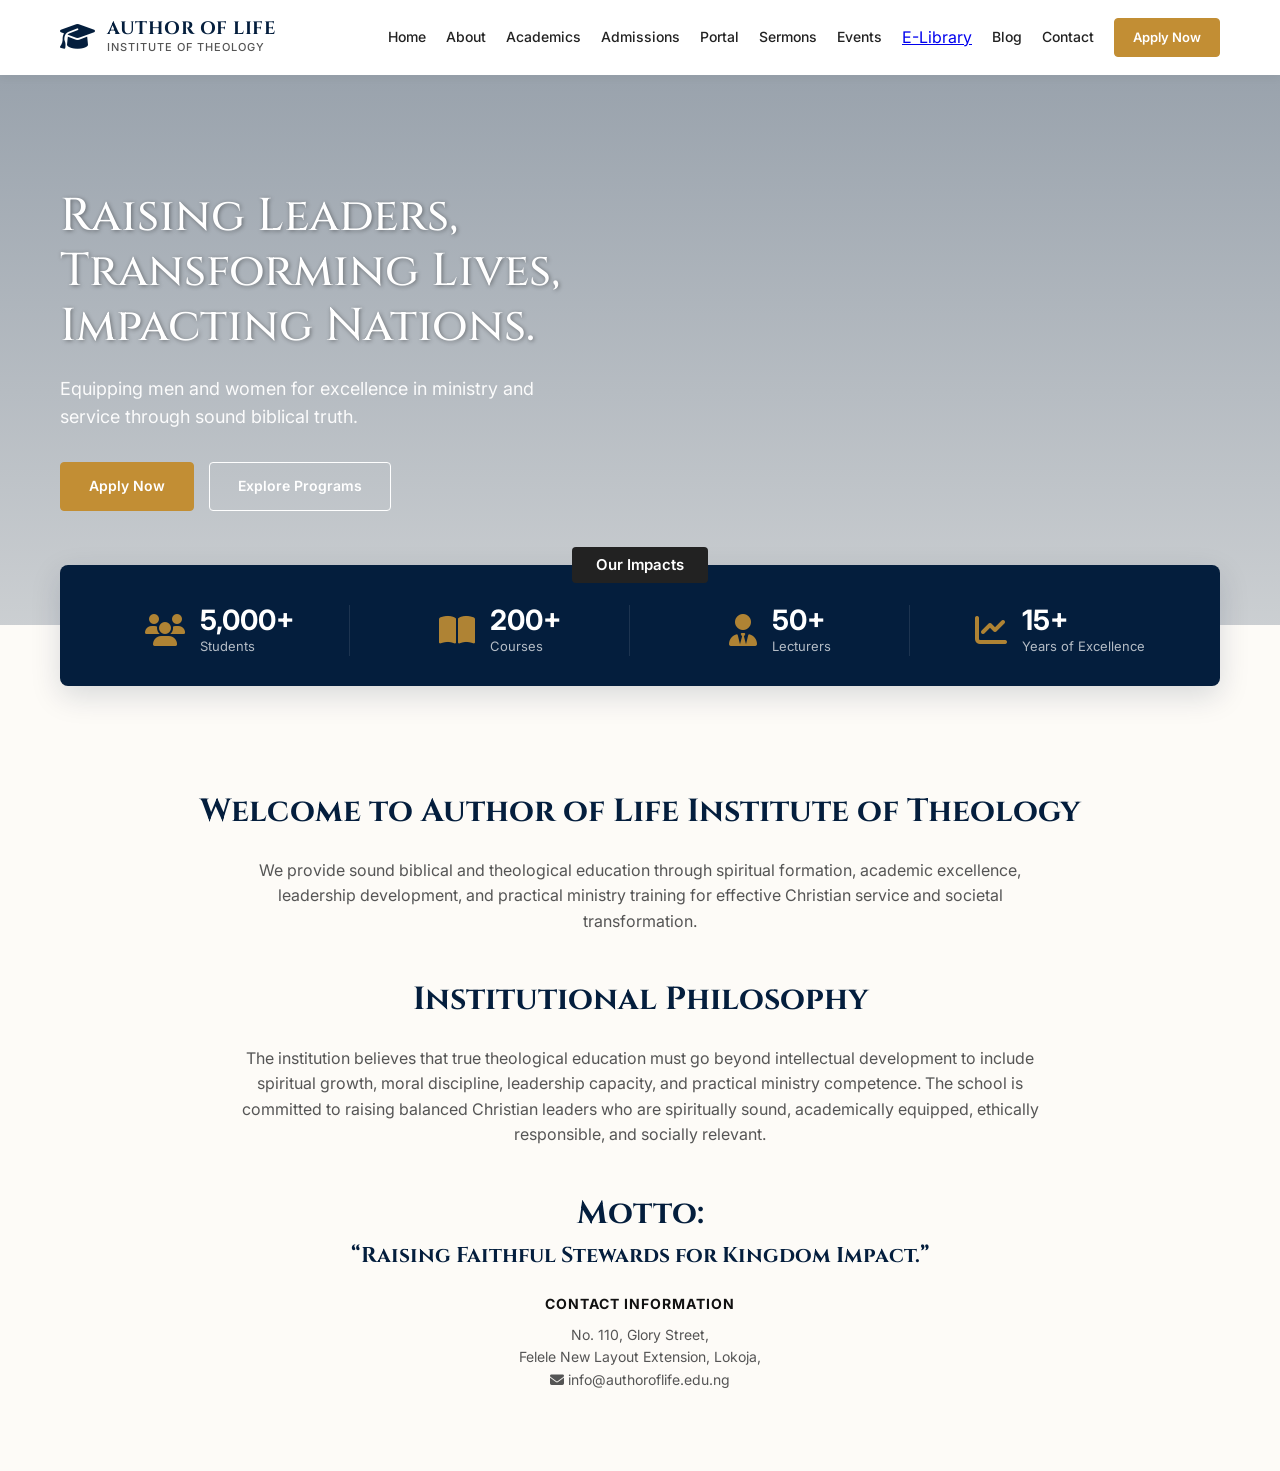
<file: index.html>
<!DOCTYPE html>
<html lang="en">
<head>
    <meta charset="UTF-8">
    <meta name="viewport" content="width=device-width, initial-scale=1.0">
    <title>Author of Life Institute of Theology</title>
    <link rel="preconnect" href="https://fonts.googleapis.com">
    <link rel="preconnect" href="https://fonts.gstatic.com" crossorigin>
    <link href="https://fonts.googleapis.com/css2?family=Cinzel:wght@500;700&family=Inter:wght@400;500;600&display=swap" rel="stylesheet">
    <link rel="stylesheet" href="https://cdnjs.cloudflare.com/ajax/libs/font-awesome/6.4.0/css/all.min.css">
    <link rel="stylesheet" href="style.css">
</head>
<body>

    <header class="header">
        <div class="container nav-container">
            <div class="logo-area">
                <div class="logo-icon"><i class="fa-solid fa-graduation-cap"></i></div>
                <div class="logo-text">
                    <span class="logo-title">AUTHOR OF LIFE</span>
                    <span class="logo-subtitle">INSTITUTE OF THEOLOGY</span>
                </div>
            </div>
            <nav class="navbar">
    <a href="index.html" class="nav-link">Home</a>
    <a href="about.html" class="nav-link">About</a>
    <a href="academics.html" class="nav-link">Academics</a>
    <a href="admissions.html" class="nav-link">Admissions</a>
    <a href="student-login.html" class="nav-link">Portal</a> 
       <a href="sermons.html" class="nav-link">Sermons</a>
                <a href="events.html" class="nav-link">Events</a>
                <a href="library.html" class="drawer-link active">E-Library</a>
                <a href="blog.html" class="nav-link">Blog</a>
                <a href="contact.html" class="nav-link">Contact</a>
                <a href="apply.html" class="btn btn-primary btn-nav">Apply Now</a>
            </nav>


            <div class="menu-toggle" id="mobile-menu">
                <i class="fa-solid fa-bars"></i>
            </div>
        </div>
    </header>

    <section class="hero">
        <div class="container hero-container">
            <div class="hero-content">
                <h1 class="hero-title">Raising Leaders,<br>Transforming Lives,<br>Impacting Nations.</h1>
                <p class="hero-description">Equipping men and women for excellence in ministry and service through sound biblical truth.</p>
                <div class="hero-actions">
                    <a href="apply.html" class="btn btn-primary">Apply Now</a>
                    <a href="academics.html" class="btn btn-secondary">Explore Programs</a>
                </div>
            </div>
        </div>
    </section>

    <section class="impact-section">
        <div class="container">
            <div class="impact-card">
                <div class="impact-header-badge">Our Impacts</div>
                <div class="impact-grid">
                    <div class="impact-item">
                        <div class="impact-icon"><i class="fa-solid fa-users"></i></div>
                        <div class="impact-info">
                            <span class="counter">5,000+</span>
                            <span class="counter-label">Students</span>
                        </div>
                    </div>
                    <div class="impact-item">
                        <div class="impact-icon"><i class="fa-solid fa-book-open"></i></div>
                        <div class="impact-info">
                            <span class="counter">200+</span>
                            <span class="counter-label">Courses</span>
                        </div>
                    </div>
                    <div class="impact-item">
                        <div class="impact-icon"><i class="fa-solid fa-user-tie"></i></div>
                        <div class="impact-info">
                            <span class="counter">50+</span>
                            <span class="counter-label">Lecturers</span>
                        </div>
                    </div>
                    <div class="impact-item">
                        <div class="impact-icon"><i class="fa-solid fa-chart-line"></i></div>
                        <div class="impact-info">
                            <span class="counter">15+</span>
                            <span class="counter-label">Years of Excellence</span>
                        </div>
                    </div>
                </div>
            </div>
        </div>
    </section>

    <section class="welcome-section">
        <div class="container text-center">
            
             <h2 class="welcome-title">Welcome to Author of Life Institute of Theology</h2>
            <p class="welcome-text">
                We provide sound biblical and theological education through spiritual formation, academic excellence, leadership development, and practical ministry training for effective Christian service and societal transformation.
            </p>

            <h3 class="welcome-title">Institutional Philosophy</h3>
            <p class="welcome-text">
                The institution believes that true theological education must go beyond intellectual development to include spiritual growth, moral discipline, leadership capacity, and practical ministry competence. The school is committed to raising balanced Christian leaders who are spiritually sound, academically equipped, ethically responsible, and socially relevant.
            </p>

                <div class="welcome-title">
                <h4>Motto:</h4>
                <p> <h6> “Raising Faithful Stewards for Kingdom Impact.”</h6></p>
            </div>

            <div class="contact-info">
                <h3>Contact Information</h3>
                <p>No. 110, Glory Street,<br>Felele New Layout Extension, Lokoja,<br> <i class="fa-solid fa-envelope"></i> info@authoroflife.edu.ng</p>
            </div>
        </div>
    </section>

    <script>
        // Simple script for responsive mobile menu toggle
        const mobileMenu = document.getElementById('mobile-menu');
        const navbar = document.querySelector('.navbar');

        mobileMenu.addEventListener('click', () => {
            navbar.classList.toggle('active');
            mobileMenu.classList.toggle('active');
        });
    </script>
</body>
</html>
</file>
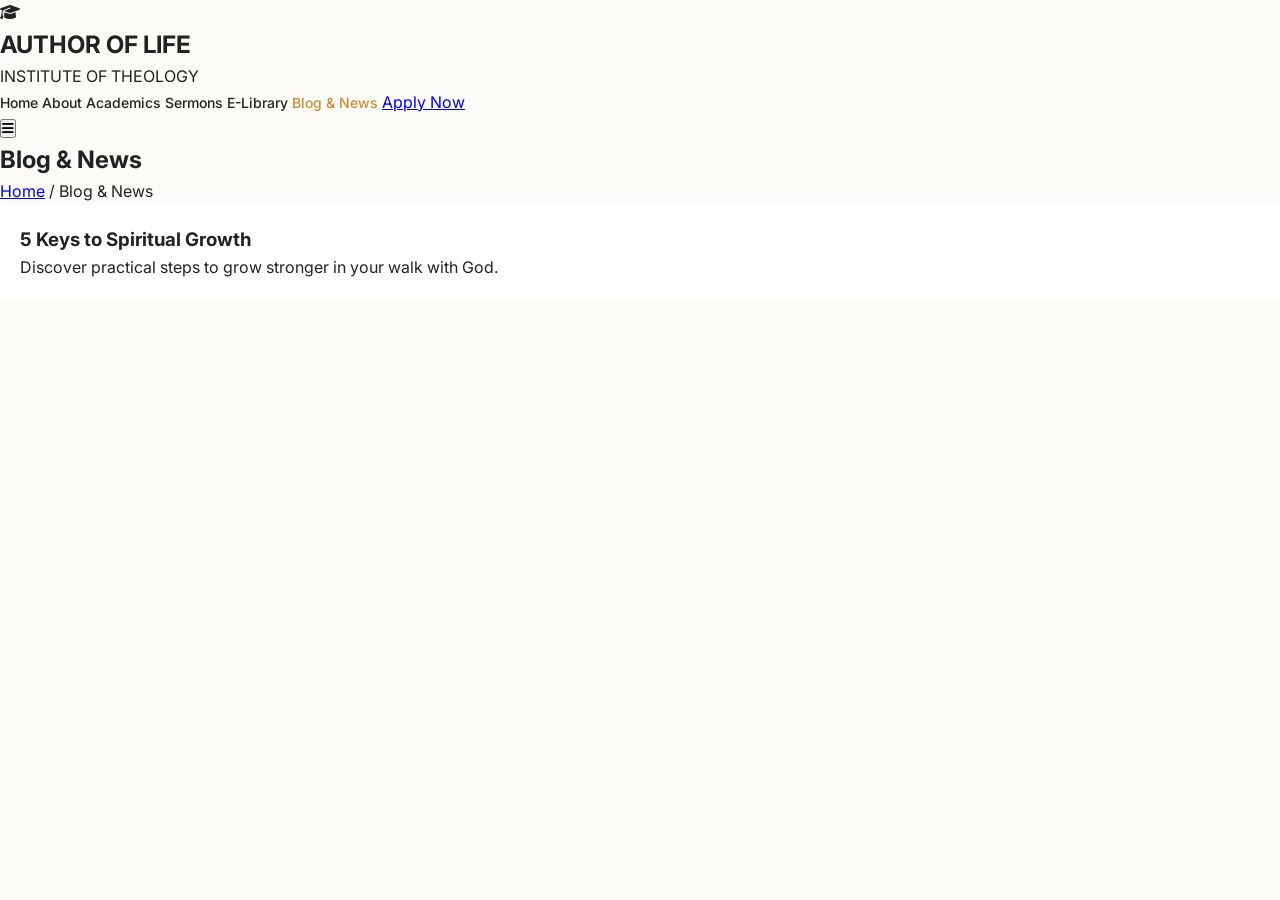
<file: blog.html>
<!DOCTYPE html>
<html lang="en">
<head>
    <meta charset="UTF-8">
    <meta name="viewport" content="width=device-width, initial-scale=1.0">
    <title>Blog & News - Author of Life Institute</title>
    <link href="https://fonts.googleapis.com/css2?family=Cinzel:wght@700&family=Inter:wght@400;500;600&display=swap" rel="stylesheet">
    <link rel="stylesheet" href="https://cdnjs.cloudflare.com/ajax/libs/font-awesome/6.4.0/css/all.min.css">
    <link rel="stylesheet" href="style.css">
    <style>
        .split-news-layout { display: flex; gap: 30px; }
        .main-news-anchor { flex: 1.3; background: #fff; padding: 20px; border-radius: var(--radius); border: 1px solid var(--border-color); }
        .news-sidebar-track { flex: 1; display: flex; flex-direction: column; gap: 20px; }
        .sidebar-story-card { background: #fff; padding: 15px; border-radius: var(--radius); border: 1px solid var(--border-color); display: flex; gap: 15px; align-items: center; text-decoration: none; color: inherit; transition: var(--transition); }
        .sidebar-story-card:hover { border-color: var(--gold-accent); }
        .sidebar-thumb { width: 90px; height: 70px; border-radius: 4px; object-fit: cover; background: #eaedf1; }
        .loader-element { padding: 40px; text-align: center; color: var(--text-muted); font-size: 14px; width: 100%; }
        @media (max-width: 992px) { .split-news-layout { flex-direction: column; } }
    </style>
</head>
<body>

    <header class="site-header">
        <div class="header-container">
            <div class="brand-identity">
                <div class="brand-logo-icon"><i class="fa-solid fa-graduation-cap"></i></div>
                <div class="brand-titles"><h2>AUTHOR OF LIFE</h2><span>INSTITUTE OF THEOLOGY</span></div>
            </div>
            <nav class="main-navigation" id="navbar">
                <a href="index.html" class="nav-link">Home</a>
                <a href="about.html" class="nav-link">About</a>
                <a href="academics.html" class="nav-link">Academics</a>
                <a href="sermons.html" class="nav-link">Sermons</a>
                <a href="library.html" class="nav-link">E-Library</a>
                <a href="blog.html" class="nav-link active">Blog & News</a>
                <a href="#" class="btn-nav-cta">Apply Now</a>
            </nav>
            <button class="menu-toggle-btn" onclick="toggleMenu()"><i class="fa-solid fa-bars"></i></button>
        </div>
    </header>

    <section class="page-banner">
        <div class="banner-container">
            <h1 class="banner-title">Blog & News</h1>
            <div class="breadcrumb-trail"><a href="#">Home</a> / Blog & News</div>
        </div>
    </section>

    <main class="content-wrapper">
        <div class="split-news-layout" id="news-container">
            <div class="loader-element"><i class="fa-solid fa-spinner fa-spin"></i> Fetching Live Updates from Google News...</div>
        </div>
    </main>

    <script>
        function toggleMenu() { document.getElementById('navbar').classList.toggle('mobile-open'); }

        // Live Feed Interactivity Layer 
        async function loadGoogleNews() {
            const container = document.getElementById('news-container');
            // Queries Google News RSS for open source theological/education keyword trends
            const rssUrl = encodeURIComponent('https://news.google.com/rss/search?q=theology+education&hl=en-US&gl=US&ceid=US:en');
            const apiTarget = `https://api.rss2json.com/v1/api.json?rss_url=${rssUrl}`;

            try {
                const response = await fetch(apiTarget);
                const data = await response.json();

                if(data.status === 'ok' && data.items.length > 0) {
                    let items = data.items;
                    
                    // Main Showcase Segment Element
                    let mainItem = items[0];
                    let sidebarHtml = '';

                    // Secondary Feed List Elements
                    for(let i = 1; i < Math.min(items.length, 4); i++) {
                        let date = new Date(items[i].pubDate).toLocaleDateString('en-US', {month:'short', day:'numeric', year:'numeric'});
                        sidebarHtml += `
                            <a href="${items[i].link}" target="_blank" class="sidebar-story-card">
                                <div style="flex:1;">
                                    <h4 style="font-size:14px; line-height:1.3; margin-bottom:4px;">${items[i].title}</h4>
                                    <span style="font-size:11px; color:var(--text-muted);">${date}</span>
                                </div>
                            </a>
                        `;
                    }

                    let mainDate = new Date(mainItem.pubDate).toLocaleDateString('en-US', {month:'short', day:'numeric', year:'numeric'});
                    container.innerHTML = `
                        <div class="main-news-anchor">
                            <img src="https://images.unsplash.com/photo-1506880018603-83d5b814b5a6?auto=format&fit=crop&w=800&q=80" style="width:100%; height:300px; object-fit:cover; border-radius:4px; margin-bottom:15px;" alt="News Cover Graphic">
                            <span style="font-size:11px; color:var(--text-muted); display:block; margin-bottom:6px;"><i class="fa-regular fa-calendar"></i> ${mainDate}</span>
                            <h3 style="font-family:var(--font-serif); margin-bottom:10px;"><a href="${mainItem.link}" target="_blank" style="color:inherit; text-decoration:none;">${mainItem.title}</a></h3>
                            <p style="font-size:14px; color:var(--text-muted); margin-bottom:15px;">Discover global insights and ongoing discussions breaking out across modern academic research platforms.</p>
                            <a href="${mainItem.link}" target="_blank" class="btn-nav-cta" style="display:inline-block;">Read Full Headline</a>
                        </div>
                        <div class="news-sidebar-track">
                            ${sidebarHtml}
                        </div>
                    `;
                } else {
                    showFallback(container);
                }
            } catch (error) {
                showFallback(container);
            }
        }

        function showFallback(element) {
            element.innerHTML = `
                <div class="main-news-anchor">
                    <h3>5 Keys to Spiritual Growth</h3>
                    <p>Discover practical steps to grow stronger in your walk with God.</p>
                </div>
            `;
        }

        window.onload = loadGoogleNews;
    </script>
</body>
</html>
</file>
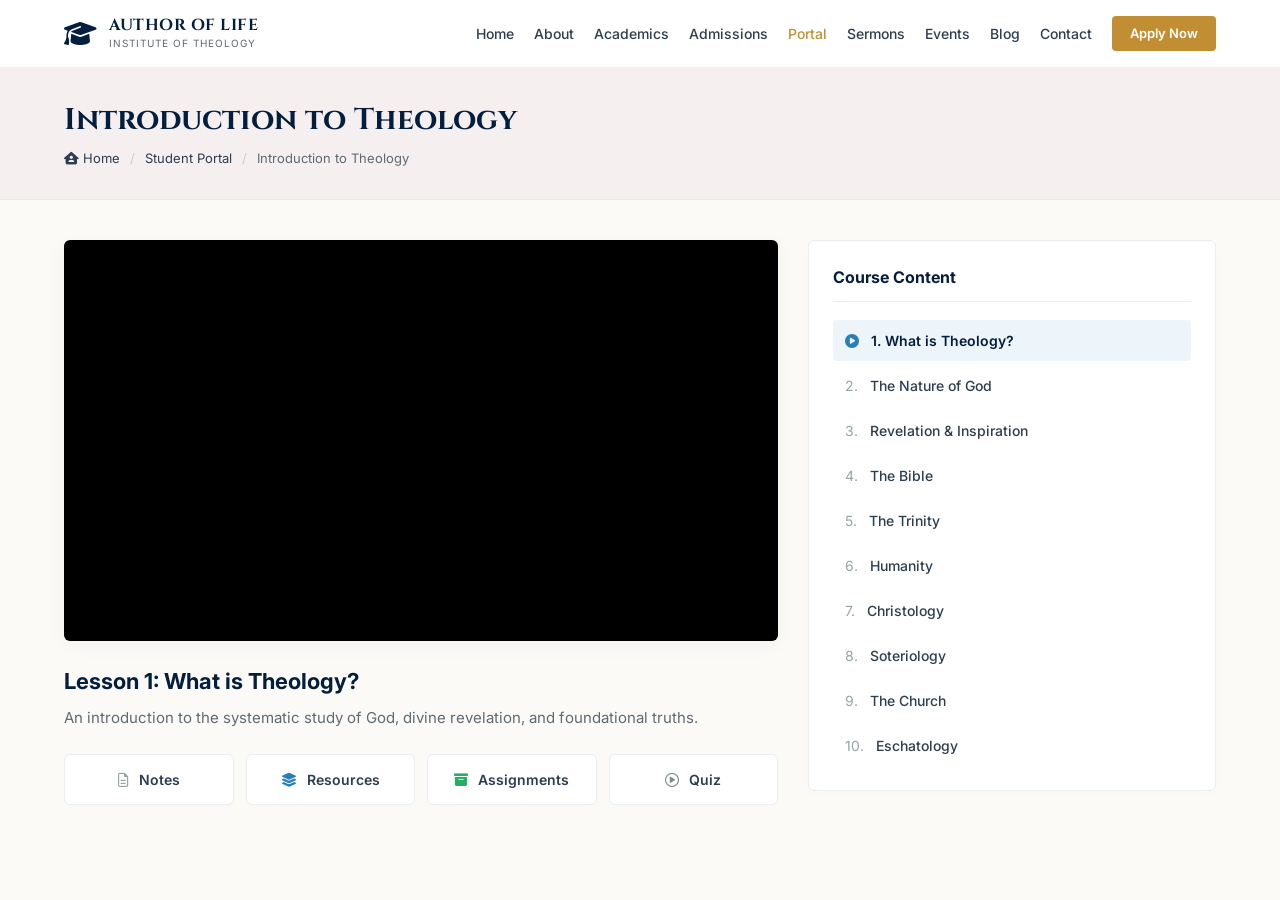
<file: course-view.html>
<!DOCTYPE html>
<html lang="en">
<head>
    <meta charset="UTF-8">
    <meta name="viewport" content="width=device-width, initial-scale=1.0">
    <title>Introduction to Theology - Author of Life Institute of Theology</title>
    <link rel="preconnect" href="https://fonts.googleapis.com">
    <link rel="preconnect" href="https://fonts.gstatic.com" crossorigin>
    <link href="https://fonts.googleapis.com/css2?family=Cinzel:wght@600;700&family=Inter:wght@400;500;600;700&display=swap" rel="stylesheet">
    <link rel="stylesheet" href="https://cdnjs.cloudflare.com/ajax/libs/font-awesome/6.4.0/css/all.min.css">
    <link rel="stylesheet" href="course-style.css">
</head>
<body>

    <header class="site-header">
        <div class="header-container">
            <div class="brand-identity">
                <div class="brand-logo-icon"><i class="fa-solid fa-graduation-cap"></i></div>
                <div class="brand-titles">
                    <h2>AUTHOR OF LIFE</h2>
                    <span>INSTITUTE OF THEOLOGY</span>
                </div>
            </div>
            
            <nav class="main-navigation" id="main-nav">
                <a href="index.html" class="nav-item-link">Home</a>
                <a href="about.html" class="nav-item-link">About</a>
                <a href="academics.html" class="nav-item-link">Academics</a>
                <a href="admissions.html" class="nav-item-link">Admissions</a>
                <a href="student-portal.html" class="nav-item-link active">Portal</a>
                <a href="sermons.html" class="nav-item-link">Sermons</a>
                <a href="events.html" class="nav-item-link">Events</a>
                <a href="blog.html" class="nav-item-link">Blog</a>
                <a href="contact.html" class="nav-item-link">Contact</a>
                <a href="admissions.html" class="btn-cta-nav">Apply Now</a>
            </nav>
            
            <button class="menu-responsive-toggle" id="menu-toggle" aria-label="Toggle Navigation Menu">
                <i class="fa-solid fa-bars"></i>
            </button>
        </div>
    </header>

    <section class="breadcrumbs-banner">
        <div class="banner-container">
            <h1 class="active-course-heading">Introduction to Theology</h1>
            <div class="navigation-breadcrumbs">
                <a href="index.html"><i class="fa-solid fa-house-user"></i> Home</a> 
                <span>/</span> 
                <a href="student-portal.html">Student Portal</a> 
                <span>/</span> 
                Introduction to Theology
            </div>
        </div>
    </section>

    <main class="workspace-layout-container">
        <div class="workspace-grid">
            
            <div class="classroom-left-column">
                
                <div class="media-aspect-ratio-box">
                    <iframe 
                        src="https://www.youtube.com/embed/dQw4w9WgXcQ" 
                        title="Lecture Video Screen" 
                        allowfullscreen>
                    </iframe>
                </div>

                <article class="lesson-meta-card">
                    <h2 class="active-lesson-title">Lesson 1: What is Theology?</h2>
                    <p class="active-lesson-description">
                        An introduction to the systematic study of God, divine revelation, and foundational truths.
                    </p>
                </article>

                <div class="resource-tabs-row">
                    <a href="#" class="tab-button-link">
                        <i class="fa-regular fa-file-lines text-muted"></i> <span>Notes</span>
                    </a>
                    <a href="#" class="tab-button-link">
                        <i class="fa-solid fa-layer-group text-blue"></i> <span>Resources</span>
                    </a>
                    <a href="#" class="tab-button-link">
                        <i class="fa-solid fa-box-archive text-green"></i> <span>Assignments</span>
                    </a>
                    <a href="#" class="tab-button-link">
                        <i class="fa-regular fa-circle-play text-gray"></i> <span>Quiz</span>
                    </a>
                </div>
            </div>

            <aside class="syllabus-right-column">
                <div class="syllabus-panel">
                    <h3 class="syllabus-header-title">Course Content</h3>
                    <nav class="syllabus-list-index">
                        <a href="#" class="index-row active">
                            <span class="index-icon"><i class="fa-solid fa-circle-play"></i></span>
                            <span class="index-text">1. What is Theology?</span>
                        </a>
                        <a href="#" class="index-row">
                            <span class="index-number">2.</span>
                            <span class="index-text">The Nature of God</span>
                        </a>
                        <a href="#" class="index-row">
                            <span class="index-number">3.</span>
                            <span class="index-text">Revelation & Inspiration</span>
                        </a>
                        <a href="#" class="index-row">
                            <span class="index-number">4.</span>
                            <span class="index-text">The Bible</span>
                        </a>
                        <a href="#" class="index-row">
                            <span class="index-number">5.</span>
                            <span class="index-text">The Trinity</span>
                        </a>
                        <a href="#" class="index-row">
                            <span class="index-number">6.</span>
                            <span class="index-text">Humanity</span>
                        </a>
                        <a href="#" class="index-row">
                            <span class="index-number">7.</span>
                            <span class="index-text">Christology</span>
                        </a>
                        <a href="#" class="index-row">
                            <span class="index-number">8.</span>
                            <span class="index-text">Soteriology</span>
                        </a>
                        <a href="#" class="index-row">
                            <span class="index-number">9.</span>
                            <span class="index-text">The Church</span>
                        </a>
                        <a href="#" class="index-row">
                            <span class="index-number">10.</span>
                            <span class="index-text">Eschatology</span>
                        </a>
                    </nav>
                </div>
            </aside>

        </div>
    </main>

    <script>
        const menuToggle = document.getElementById('menu-toggle');
        const mainNav = document.getElementById('main-nav');

        menuToggle.addEventListener('click', () => {
            mainNav.classList.toggle('responsive-active');
        });
    </script>
</body>
</html>
</file>
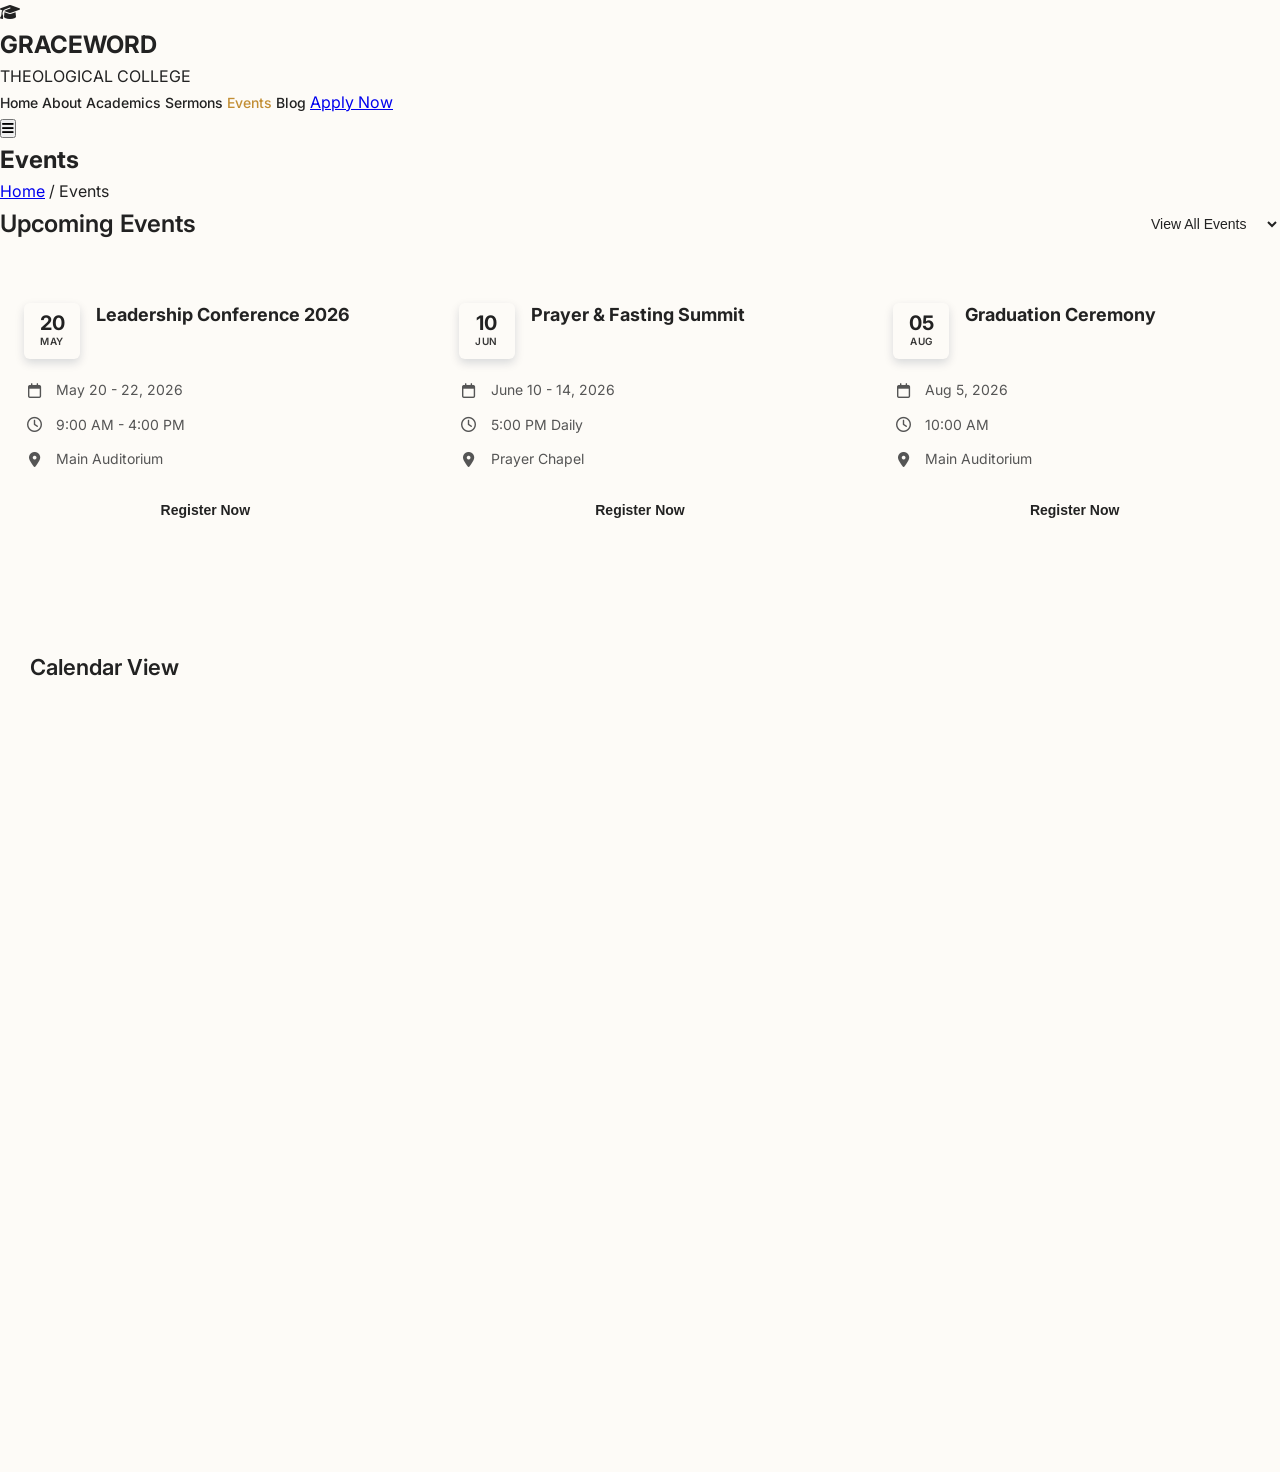
<file: events.html>
<!DOCTYPE html>
<html lang="en">
<head>
    <meta charset="UTF-8">
    <meta name="viewport" content="width=device-width, initial-scale=1.0">
    <title>Events - Graceword Theological College</title>
    <link href="https://fonts.googleapis.com/css2?family=Cinzel:wght@700&family=Inter:wght@400;500;600;700&display=swap" rel="stylesheet">
    <link rel="stylesheet" href="https://cdnjs.cloudflare.com/ajax/libs/font-awesome/6.4.0/css/all.min.css">
    <link rel="stylesheet" href="style.css">
    <style>
        /* Section Subheading Filter Bar */
        .section-header-bar {
            display: flex;
            justify-content: space-between;
            align-items: center;
            margin-bottom: 30px;
        }

        .section-title {
            font-size: 24px;
            font-weight: 600;
            color: var(--navy-primary);
        }

        .view-all-select {
            padding: 10px 16px;
            border: 1px solid var(--border-color);
            background-color: var(--surface-white);
            color: var(--text-main);
            border-radius: var(--radius);
            font-size: 14px;
            font-weight: 500;
            cursor: pointer;
            outline: none;
        }

        /* Core Event Card Layout Grid */
        .events-grid {
            display: grid;
            grid-template-columns: repeat(auto-fit, minmax(320px, 1fr));
            gap: 24px;
            margin-bottom: 60px;
        }

        .sample-event-card {
            background-color: var(--surface-white);
            border: 1px solid var(--border-color);
            border-radius: var(--radius);
            padding: 30px 24px;
            position: relative;
            box-shadow: var(--shadow);
            display: flex;
            flex-direction: column;
            gap: 20px;
        }

        /* Top Corner Floating Dark Navy Box Date Display */
        .card-date-anchor {
            display: flex;
            align-items: flex-start;
            gap: 16px;
        }

        .navy-date-box {
            background-color: var(--navy-primary);
            color: var(--surface-white);
            width: 56px;
            height: 56px;
            border-radius: 6px;
            display: flex;
            flex-direction: column;
            align-items: center;
            justify-content: center;
            text-align: center;
            font-family: var(--font-sans);
            box-shadow: 0 4px 10px rgba(4, 30, 61, 0.15);
            flex-shrink: 0;
        }

        .navy-date-box .day-num {
            font-size: 20px;
            font-weight: 700;
            line-height: 1;
        }

        .navy-date-box .month-lbl {
            font-size: 10px;
            font-weight: 600;
            text-transform: uppercase;
            opacity: 0.9;
            letter-spacing: 0.5px;
        }

        .card-header-titles h3 {
            font-size: 18px;
            color: var(--navy-primary);
            font-weight: 700;
            line-height: 1.3;
        }

        /* Gold icon detail fields matching layout requirements */
        .card-meta-details {
            display: flex;
            flex-direction: column;
            gap: 12px;
        }

        .meta-detail-row {
            display: flex;
            align-items: center;
            gap: 12px;
            font-size: 14px;
            color: var(--text-muted);
        }

        .meta-detail-row i {
            color: var(--gold-accent);
            font-size: 15px;
            width: 20px;
            text-align: center;
        }

        /* Clean wide gold cta buttons */
        .btn-card-register {
            display: block;
            width: 100%;
            text-align: center;
            background-color: var(--gold-accent);
            color: var(--surface-white);
            text-decoration: none;
            padding: 12px;
            border-radius: 6px;
            font-size: 14px;
            font-weight: 600;
            transition: var(--transition);
            margin-top: auto;
            border: none;
            cursor: pointer;
        }

        .btn-card-register:hover {
            background-color: var(--gold-hover);
        }

        /* --- Lower Dashboard Calendar Interface --- */
        .calendar-section-container {
            background-color: var(--surface-white);
            border: 1px solid var(--border-color);
            border-radius: var(--radius);
            padding: 30px;
            box-shadow: var(--shadow);
        }

        .calendar-dashboard-title {
            font-size: 22px;
            font-weight: 600;
            color: var(--navy-primary);
            margin-bottom: 24px;
        }

        /* Aspect-ratio shell prevents iframe stretching across mobile views */
        .responsive-calendar-frame-shell {
            position: relative;
            width: 100%;
            height: 0;
            padding-bottom: 60%; /* Desktop view aspect standard */
            overflow: hidden;
            border-radius: 6px;
            border: 1px solid var(--border-color);
        }

        .responsive-calendar-frame-shell iframe {
            position: absolute;
            top: 0; left: 0; width: 100%; height: 100%;
            border: 0;
        }

        /* Switch calendar aspect ratio on smaller screens to ensure visibility */
        @media (max-width: 768px) {
            .responsive-calendar-frame-shell {
                padding-bottom: 110%; /* Taller list display perfect for mobile interactions */
            }
        }
    </style>
</head>
<body>

    <header class="site-header">
        <div class="header-container">
            <div class="brand-identity">
                <div class="brand-logo-icon"><i class="fa-solid fa-graduation-cap"></i></div>
                <div class="brand-titles">
                    <h2>GRACEWORD</h2>
                    <span>THEOLOGICAL COLLEGE</span>
                </div>
            </div>
            <nav class="main-navigation" id="navbar">
                <a href="academics.html" class="nav-link">Home</a>
                <a href="about.html" class="nav-link">About</a>
                <a href="academics.html" class="nav-link">Academics</a>
                <a href="sermons.html" class="nav-link">Sermons</a>
                <a href="events.html" class="nav-link active">Events</a>
                <a href="news.html" class="nav-link">Blog</a>
                <a href="#" class="btn-nav-cta">Apply Now</a>
            </nav>
            <button class="menu-toggle-btn" onclick="toggleMenu()">
                <i class="fa-solid fa-bars"></i>
            </button>
        </div>
    </header>

    <section class="page-banner">
        <div class="banner-container">
            <h1 class="banner-title">Events</h1>
            <div class="breadcrumb-trail">
                <a href="#">Home</a> / <span>Events</span>
            </div>
        </div>
    </section>

    <main class="content-wrapper">
        
        <div class="section-header-bar">
            <div class="section-title">Upcoming Events</div>
            <select class="view-all-select">
                <option>View All Events</option>
            </select>
        </div>

        <div class="events-grid">
            
            <div class="sample-event-card">
                <div class="card-date-anchor">
                    <div class="navy-date-box">
                        <div class="day-num">20</div>
                        <div class="month-lbl">May</div>
                    </div>
                    <div class="card-header-titles">
                        <h3>Leadership Conference 2026</h3>
                    </div>
                </div>
                <div class="card-meta-details">
                    <div class="meta-detail-row">
                        <i class="fa-regular fa-calendar"></i>
                        <span>May 20 - 22, 2026</span>
                    </div>
                    <div class="meta-detail-row">
                        <i class="fa-regular fa-clock"></i>
                        <span>9:00 AM - 4:00 PM</span>
                    </div>
                    <div class="meta-detail-row">
                        <i class="fa-solid fa-location-dot"></i>
                        <span>Main Auditorium</span>
                    </div>
                </div>
                <button class="btn-card-register">Register Now</button>
            </div>

            <div class="sample-event-card">
                <div class="card-date-anchor">
                    <div class="navy-date-box">
                        <div class="day-num">10</div>
                        <div class="month-lbl">Jun</div>
                    </div>
                    <div class="card-header-titles">
                        <h3>Prayer & Fasting Summit</h3>
                    </div>
                </div>
                <div class="card-meta-details">
                    <div class="meta-detail-row">
                        <i class="fa-regular fa-calendar"></i>
                        <span>June 10 - 14, 2026</span>
                    </div>
                    <div class="meta-detail-row">
                        <i class="fa-regular fa-clock"></i>
                        <span>5:00 PM Daily</span>
                    </div>
                    <div class="meta-detail-row">
                        <i class="fa-solid fa-location-dot"></i>
                        <span>Prayer Chapel</span>
                    </div>
                </div>
                <button class="btn-card-register">Register Now</button>
            </div>

            <div class="sample-event-card">
                <div class="card-date-anchor">
                    <div class="navy-date-box">
                        <div class="day-num">05</div>
                        <div class="month-lbl">Aug</div>
                    </div>
                    <div class="card-header-titles">
                        <h3>Graduation Ceremony</h3>
                    </div>
                </div>
                <div class="card-meta-details">
                    <div class="meta-detail-row">
                        <i class="fa-regular fa-calendar"></i>
                        <span>Aug 5, 2026</span>
                    </div>
                    <div class="meta-detail-row">
                        <i class="fa-regular fa-clock"></i>
                        <span>10:00 AM</span>
                    </div>
                    <div class="meta-detail-row">
                        <i class="fa-solid fa-location-dot"></i>
                        <span>Main Auditorium</span>
                    </div>
                </div>
                <button class="btn-card-register">Register Now</button>
            </div>

        </div>

        <div class="calendar-section-container">
            <div class="calendar-dashboard-title">Calendar View</div>
            
            <div class="responsive-calendar-frame-shell">
                <iframe src="https://calendar.google.com/calendar/embed?src=en.ng%23holiday%40group.v.calendar.google.com&ctz=Africa%2FLagos&wkst=1&bgcolor=%23ffffff&showTitle=0&showNav=1&showDate=1&showPrint=0&showTabs=1&showCalendars=0" style="border:medium none;" width="800" height="600" frameborder="0" scrolling="no"></iframe>
            </div>
        </div>

    </main>

    <script>
        function toggleMenu() {
            document.getElementById('navbar').classList.toggle('mobile-open');
        }
    </script>
</body>
</html>
</file>
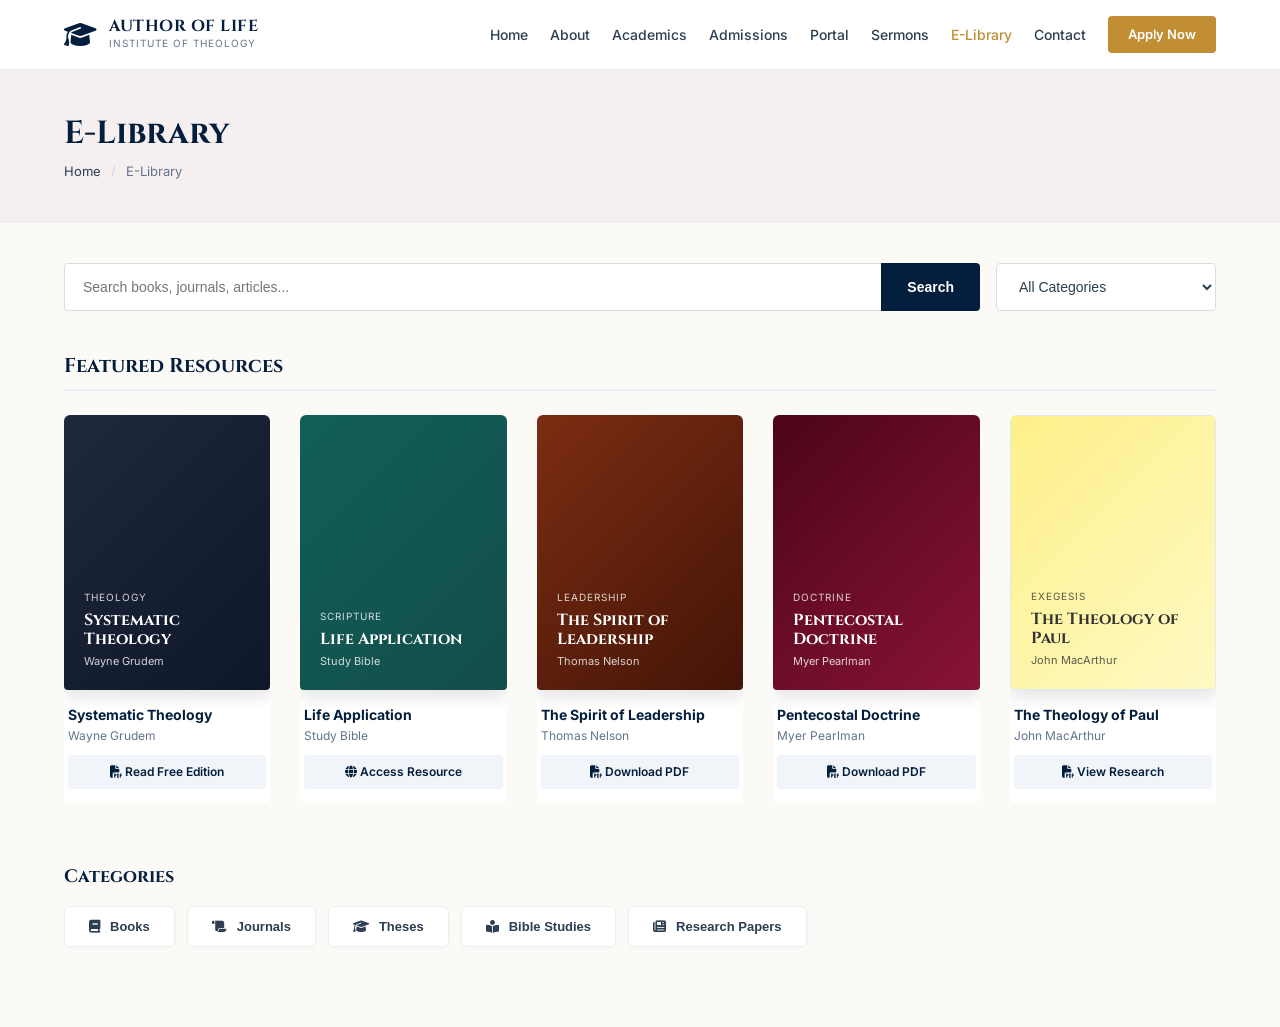
<file: library.html>
<!DOCTYPE html>
<html lang="en">
<head>
    <meta charset="UTF-8">
    <meta name="viewport" content="width=device-width, initial-scale=1.0">
    <title>E-Library - Author of Life Institute of Theology</title>
    <link rel="preconnect" href="https://fonts.googleapis.com">
    <link rel="preconnect" href="https://fonts.gstatic.com" crossorigin>
    <link href="https://fonts.googleapis.com/css2?family=Cinzel:wght@600;700&family=Inter:wght@400;500;600;700&display=swap" rel="stylesheet">
    <link rel="stylesheet" href="https://cdnjs.cloudflare.com/ajax/libs/font-awesome/6.4.0/css/all.min.css">
    <link rel="stylesheet" href="library-style.css">
</head>
<body>

    <header class="main-site-header">
        <div class="nav-constrainer">
            <div class="header-logo-block">
                <div class="icon-shield"><i class="fa-solid fa-graduation-cap"></i></div>
                <div class="text-branding">
                    <h2>AUTHOR OF LIFE</h2>
                    <span>INSTITUTE OF THEOLOGY</span>
                </div>
            </div>
            
            <nav class="navigation-link-drawer" id="mobileNavDrawer">
                <a href="index.html" class="drawer-link">Home</a>
                <a href="about.html" class="drawer-link">About</a>
                <a href="academics.html" class="drawer-link">Academics</a>
                <a href="admissions.html" class="drawer-link">Admissions</a>
                <a href="student-login.html" class="drawer-link">Portal</a>
                <a href="sermons.html" class="drawer-link">Sermons</a>
                <a href="library.html" class="drawer-link active">E-Library</a>
                <a href="#" class="drawer-link">Contact</a>
                <a href="admissions.html" class="nav-button-action">Apply Now</a>
            </nav>

            <button class="hamburger-menu-trigger" id="drawerTrigger" aria-label="Open Menu Layout">
                <i class="fa-solid fa-bars"></i>
            </button>
        </div>
    </header>

    <section class="library-hero-banner">
        <div class="hero-constrainer">
            <h1 class="hero-main-title">E-Library</h1>
            <div class="breadcrumb-trail">
                <a href="index.html">Home</a> <span>/</span> E-Library
            </div>
        </div>
    </section>

    <section class="library-controls-section">
        <div class="controls-container">
            <div class="search-input-group">
                <input type="text" placeholder="Search books, journals, articles..." aria-label="Search field">
                <button class="btn-search-execute" type="button">Search</button>
            </div>
            <div class="dropdown-filter-group">
                <select class="category-select-dropdown" aria-label="Filter Categories">
                    <option value="all">All Categories</option>
                    <option value="books">Books</option>
                    <option value="journals">Journals</option>
                    <option value="theses">Theses</option>
                    <option value="studies">Bible Studies</option>
                    <option value="papers">Research Papers</option>
                </select>
            </div>
        </div>
    </section>

    <main class="vault-resource-stage">
        <div class="stage-container">
            <h2 class="section-context-heading">Featured Resources</h2>
            
            <div class="books-display-grid">
                
                <div class="book-card-node" data-type="books">
                    <div class="book-cover-wrapper bg-dark-slate">
                        <div class="cover-design-inner">
                            <span class="cover-tag">Theology</span>
                            <h4>Systematic Theology</h4>
                            <p class="cover-author-sub">Wayne Grudem</p>
                        </div>
                    </div>
                    <div class="book-meta-footer">
                        <h3>Systematic Theology</h3>
                        <p class="author-label">Wayne Grudem</p>
                        <a href="https://archive.org/details/SystematicTheologyWayneGrudem" target="_blank" class="resource-access-link"><i class="fa-solid fa-file-pdf"></i> Read Free Edition</a>
                    </div>
                </div>

                <div class="book-card-node" data-type="books">
                    <div class="book-cover-wrapper bg-emerald">
                        <div class="cover-design-inner">
                            <span class="cover-tag">Scripture</span>
                            <h4>Life Application</h4>
                            <p class="cover-author-sub">Study Bible</p>
                        </div>
                    </div>
                    <div class="book-meta-footer">
                        <h3>Life Application</h3>
                        <p class="author-label">Study Bible</p>
                        <a href="https://www.biblegateway.com/" target="_blank" class="resource-access-link"><i class="fa-solid fa-globe"></i> Access Resource</a>
                    </div>
                </div>

                <div class="book-card-node" data-type="books">
                    <div class="book-cover-wrapper bg-umber">
                        <div class="cover-design-inner">
                            <span class="cover-tag">Leadership</span>
                            <h4>The Spirit of Leadership</h4>
                            <p class="cover-author-sub">Thomas Nelson</p>
                        </div>
                    </div>
                    <div class="book-meta-footer">
                        <h3>The Spirit of Leadership</h3>
                        <p class="author-label">Thomas Nelson</p>
                        <a href="#" class="resource-access-link"><i class="fa-solid fa-file-pdf"></i> Download PDF</a>
                    </div>
                </div>

                <div class="book-card-node" data-type="journals">
                    <div class="book-cover-wrapper bg-burgundy">
                        <div class="cover-design-inner">
                            <span class="cover-tag">Doctrine</span>
                            <h4>Pentecostal Doctrine</h4>
                            <p class="cover-author-sub">Myer Pearlman</p>
                        </div>
                    </div>
                    <div class="book-meta-footer">
                        <h3>Pentecostal Doctrine</h3>
                        <p class="author-label">Myer Pearlman</p>
                        <a href="#" class="resource-access-link"><i class="fa-solid fa-file-pdf"></i> Download PDF</a>
                    </div>
                </div>

                <div class="book-card-node" data-type="papers">
                    <div class="book-cover-wrapper bg-parchment">
                        <div class="cover-design-inner dark-text">
                            <span class="cover-tag">Exegesis</span>
                            <h4>The Theology of Paul</h4>
                            <p class="cover-author-sub">John MacArthur</p>
                        </div>
                    </div>
                    <div class="book-meta-footer">
                        <h3>The Theology of Paul</h3>
                        <p class="author-label">John MacArthur</p>
                        <a href="#" class="resource-access-link"><i class="fa-solid fa-file-pdf"></i> View Research</a>
                    </div>
                </div>

            </div>
        </div>
    </main>

    <section class="category-ribbon-section">
        <div class="ribbon-container">
            <h2 class="sub-section-title">Categories</h2>
            <div class="ribbon-flex-row">
                <button class="ribbon-capsule" onclick="sortLibrary('books')"><i class="fa-solid fa-book"></i> Books</button>
                <button class="ribbon-capsule" onclick="sortLibrary('journals')"><i class="fa-solid fa-scroll"></i> Journals</button>
                <button class="ribbon-capsule" onclick="sortLibrary('theses')"><i class="fa-solid fa-graduation-cap"></i> Theses</button>
                <button class="ribbon-capsule" onclick="sortLibrary('studies')"><i class="fa-solid fa-book-open-reader"></i> Bible Studies</button>
                <button class="ribbon-capsule" onclick="sortLibrary('papers')"><i class="fa-solid fa-newspaper"></i> Research Papers</button>
            </div>
        </div>
    </section>

    <script>
        // Responsive Navigation Drawer Controller
        const drawerTrigger = document.getElementById('drawerTrigger');
        const mobileNavDrawer = document.getElementById('mobileNavDrawer');

        drawerTrigger.addEventListener('click', () => {
            mobileNavDrawer.classList.toggle('drawer-open');
        });

        // Quick Category Sorting Logic
        function sortLibrary(typeKey) {
            const bookCards = document.querySelectorAll('.book-card-node');
            bookCards.forEach(card => {
                if (card.getAttribute('data-type') === typeKey) {
                    card.style.display = 'block';
                } else {
                    card.style.display = 'none';
                }
            });
        }
    </script>
</body>
</html>
</file>
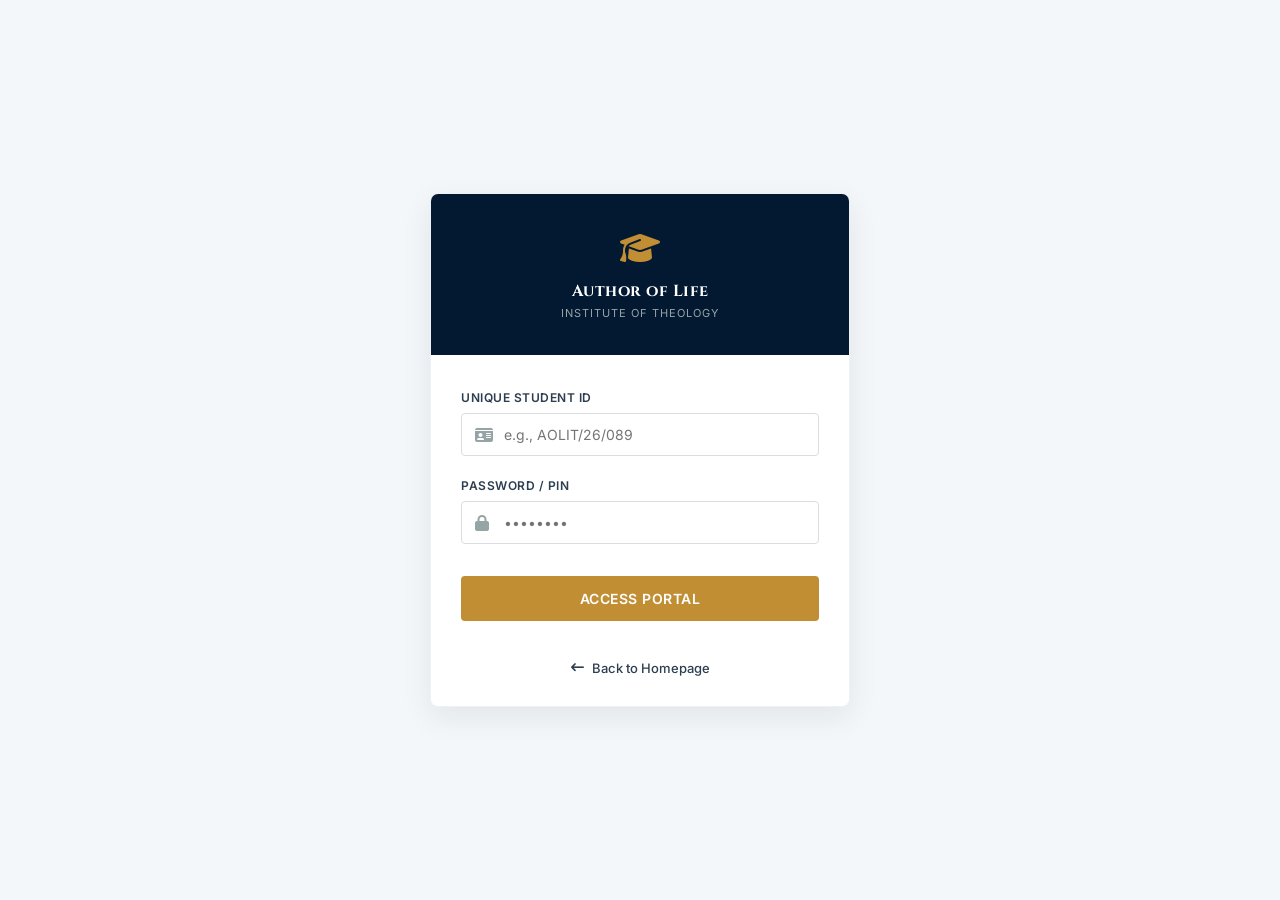
<file: student-login.html>
<!DOCTYPE html>
<html lang="en">
<head>
    <meta charset="UTF-8">
    <meta name="viewport" content="width=device-width, initial-scale=1.0">
    <title>Student Portal Login - Author of Life Institute of Theology</title>
    <link rel="preconnect" href="https://fonts.googleapis.com">
    <link rel="preconnect" href="https://fonts.gstatic.com" crossorigin>
    <link href="https://fonts.googleapis.com/css2?family=Cinzel:wght@600;700&family=Inter:wght@400;500;600&display=swap" rel="stylesheet">
    <link rel="stylesheet" href="https://cdnjs.cloudflare.com/ajax/libs/font-awesome/6.4.0/css/all.min.css">
    <style>
        :root {
            --navy-dark: #031932; /* Matches your dashboard panel background */
            --gold-accent: #c28e34; /* Institutional gold */
            --bg-light: #f4f7f9;
            --text-dark: #2c3e50;
            --white: #ffffff;
        }

        * {
            margin: 0;
            padding: 0;
            box-sizing: border-box;
            font-family: 'Inter', sans-serif;
        }

        body {
            background-color: var(--bg-light);
            display: flex;
            justify-content: center;
            align-items: center;
            min-height: 100vh;
            padding: 20px;
        }

        .login-card {
            background: var(--white);
            max-width: 420px;
            width: 100%;
            border-radius: 8px;
            box-shadow: 0 10px 30px rgba(3, 25, 50, 0.08);
            border: 1px solid #eef2f6;
            overflow: hidden;
        }

        .login-header {
            background-color: var(--navy-dark);
            color: var(--white);
            padding: 35px 25px;
            text-align: center;
        }

        .login-logo {
            font-size: 32px;
            color: var(--gold-accent);
            margin-bottom: 12px;
        }

        .login-header h2 {
            font-family: 'Cinzel', serif;
            font-size: 16px;
            letter-spacing: 0.5px;
            margin-bottom: 4px;
        }

        .login-header p {
            font-size: 11px;
            color: #95a5a6;
            text-transform: uppercase;
            letter-spacing: 1px;
        }

        .login-body {
            padding: 35px 30px;
        }

        .form-group {
            margin-bottom: 22px;
            position: relative;
        }

        .form-group label {
            display: block;
            font-size: 12px;
            font-weight: 600;
            color: var(--text-dark);
            margin-bottom: 8px;
            text-transform: uppercase;
            letter-spacing: 0.5px;
        }

        .input-wrapper {
            position: relative;
        }

        .input-wrapper i {
            position: absolute;
            left: 14px;
            top: 50%;
            transform: translateY(-50%);
            color: #95a5a6;
            font-size: 16px;
        }

        .form-group input {
            width: 100%;
            padding: 12px 14px 12px 42px;
            border: 1px solid #dcdde1;
            border-radius: 4px;
            font-size: 14px;
            color: var(--text-dark);
            transition: all 0.2s ease;
        }

        .form-group input:focus {
            outline: none;
            border-color: var(--gold-accent);
            box-shadow: 0 0 0 3px rgba(194, 142, 52, 0.15);
        }

        .btn-login {
            width: 100%;
            background-color: var(--gold-accent);
            color: var(--white);
            border: none;
            padding: 14px;
            font-size: 14px;
            font-weight: 600;
            border-radius: 4px;
            cursor: pointer;
            text-transform: uppercase;
            letter-spacing: 0.5px;
            transition: background 0.2s;
            margin-top: 10px;
        }

        .btn-login:hover {
            background-color: #a67628;
        }

        .error-msg {
            color: #e74c3c;
            font-size: 13px;
            margin-bottom: 15px;
            display: none;
            text-align: center;
            font-weight: 500;
        }

        .login-footer {
            text-align: center;
            padding: 0 30px 30px 30px;
        }

        .back-to-web {
            color: var(--text-dark);
            text-decoration: none;
            font-size: 13px;
            font-weight: 500;
            display: inline-flex;
            align-items: center;
            gap: 8px;
            transition: color 0.2s;
        }

        .back-to-web:hover {
            color: var(--gold-accent);
        }
    </style>
</head>
<body>

    <div class="login-card">
        <div class="login-header">
            <div class="login-logo"><i class="fa-solid fa-graduation-cap"></i></div>
            <h2>Author of Life</h2>
            <p>Institute of Theology</p>
        </div>

        <div class="login-body">
            <div class="error-msg" id="login-error">Invalid Student ID or Password.</div>
            
            <form id="loginForm">
                <div class="form-group">
                    <label for="studentId">Unique Student ID</label>
                    <div class="input-wrapper">
                        <i class="fa-solid fa-id-card"></i>
                        <input type="text" id="studentId" placeholder="e.g., AOLIT/26/089" required>
                    </div>
                </div>

                <div class="form-group">
                    <label for="studentPassword">Password / Pin</label>
                    <div class="input-wrapper">
                        <i class="fa-solid fa-lock"></i>
                        <input type="password" id="studentPassword" placeholder="••••••••" required>
                    </div>
                </div>

                <button type="submit" class="btn-login">Access Portal</button>
            </form>
        </div>

        <div class="login-footer">
            <a href="index.html" class="back-to-web">
                <i class="fa-solid fa-arrow-left-long"></i> Back to Homepage
            </a>
        </div>
    </div>

    <script>
        document.getElementById('loginForm').addEventListener('submit', function(e) {
            e.preventDefault();
            
            const studentIdInput = document.getElementById('studentId').value.trim();
            const passwordInput = document.getElementById('studentPassword').value;
            const errorDisplay = document.getElementById('login-error');

            // Hardcoded check for demo simulation (In production, replace with your backend API request)
            if (studentIdInput.toUpperCase() === "AOLIT/26/089" && passwordInput === "123456") {
                errorDisplay.style.display = "none";
                // Redirect straight into their custom dashboard panel
                window.location.href = "student-portal.html";
            } else {
                // Show validation feedback text
                errorDisplay.textContent = "Access Denied. Check ID or Password.";
                errorDisplay.style.display = "block";
            }
        });
    </script>
</body>
</html>
</file>
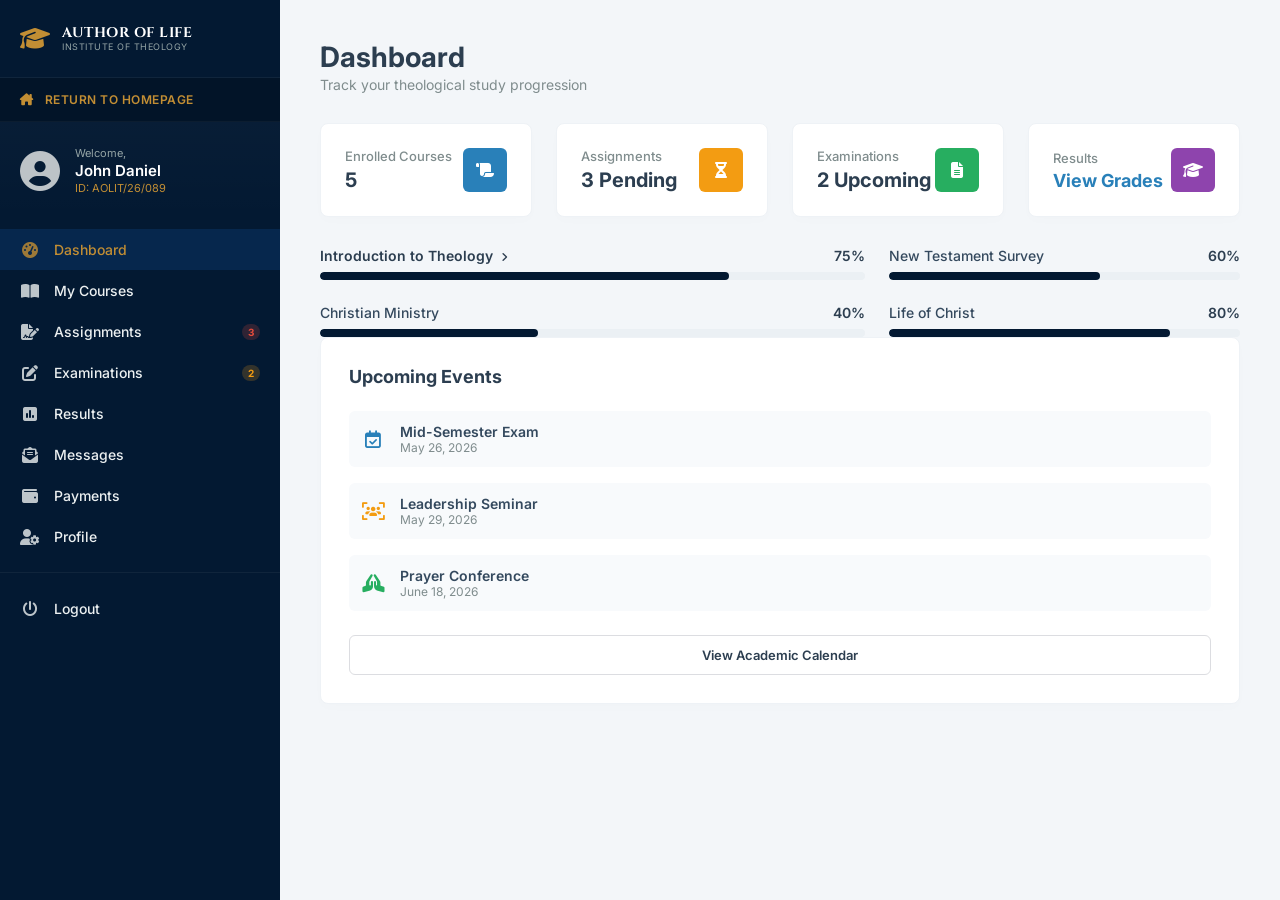
<file: student-portal.html>
<!DOCTYPE html>
<html lang="en">
<head>
    <meta charset="UTF-8">
    <meta name="viewport" content="width=device-width, initial-scale=1.0">
    <title>Student Portal - Author of Life Institute of Theology</title>
    <link rel="preconnect" href="https://fonts.googleapis.com">
    <link rel="preconnect" href="https://fonts.gstatic.com" crossorigin>
    <link href="https://fonts.googleapis.com/css2?family=Cinzel:wght@500;700&family=Inter:wght@400;500;600;700&display=swap" rel="stylesheet">
    <link rel="stylesheet" href="https://cdnjs.cloudflare.com/ajax/libs/font-awesome/6.4.0/css/all.min.css">
    <link rel="stylesheet" href="portal-style.css">
</head>
<body>

    <div class="portal-container">
        
        <button class="mobile-toggle-btn" id="portal-menu-toggle" aria-label="Toggle Navigation">
            <i class="fa-solid fa-bars"></i>
        </button>

        <aside class="portal-sidebar" id="portal-sidebar">
            <div class="sidebar-logo">
                <div class="logo-graphic"><i class="fa-solid fa-graduation-cap"></i></div>
                <div class="logo-titles">
                    <h2>AUTHOR OF LIFE</h2>
                    <span>INSTITUTE OF THEOLOGY</span>
                </div>
            </div>

            <div class="home-navigation-wrapper">
                <a href="index.html" class="link-to-main">
                    <i class="fa-solid fa-house-chimney"></i> Return to Homepage
                </a>
            </div>

            <div class="user-profile-badge">
                <div class="user-avatar">
                    <i class="fa-solid fa-circle-user"></i>
                </div>
                <div class="user-credentials">
                    <span class="greeting-prefix">Welcome,</span>
                    <h3 class="student-display-name" id="portal-student-name">John Daniel</h3>
                    <p class="student-display-id">ID: <span id="portal-student-id">AOLIT/26/089</span></p>
                </div>
            </div>

            <nav class="sidebar-navigation-menu">
                <a href="#" class="menu-link active"><i class="fa-solid fa-gauge-high"></i> Dashboard</a>
                <a href="#" class="menu-link"><i class="fa-solid fa-book-open"></i> My Courses</a>
                <a href="#" class="menu-link"><i class="fa-solid fa-file-signature"></i> Assignments <span class="notification-bubble bubble-danger">3</span></a>
                <a href="#" class="menu-link"><i class="fa-solid fa-pen-to-square"></i> Examinations <span class="notification-bubble bubble-warning">2</span></a>
                <a href="#" class="menu-link"><i class="fa-solid fa-square-poll-vertical"></i> Results</a>
                <a href="#" class="menu-link"><i class="fa-solid fa-envelope-open-text"></i> Messages</a>
                <a href="#" class="menu-link"><i class="fa-solid fa-wallet"></i> Payments</a>
                <a href="#" class="menu-link"><i class="fa-solid fa-user-gear"></i> Profile</a>
                <div class="menu-separator"></div>
              <a href="index.html" class="menu-link logout-button"><i class="fa-solid fa-power-off"></i> Logout</a>
              </nav>
        </aside>

        <main class="portal-main-stage">
            <header class="stage-header">
                <h1 class="stage-title">Dashboard</h1>
                <p class="stage-subtitle">Track your theological study progression</p>
            </header>

            <section class="overview-metrics-grid">
                
                <div class="card-metric">
                    <div class="card-metric-info">
                        <span class="card-metric-label">Enrolled Courses</span>
                        <h2 class="card-metric-data" id="stat-courses">5</h2>
                    </div>
                    <div class="card-metric-icon tint-blue"><i class="fa-solid fa-scroll"></i></div>
                </div>

                <div class="card-metric">
                    <div class="card-metric-info">
                        <span class="card-metric-label">Assignments</span>
                        <h2 class="card-metric-data" id="stat-assignments">3 Pending</h2>
                    </div>
                    <div class="card-metric-icon tint-amber"><i class="fa-solid fa-hourglass-half"></i></div>
                </div>

                <div class="card-metric">
                    <div class="card-metric-info">
                        <span class="card-metric-label">Examinations</span>
                        <h2 class="card-metric-data" id="stat-exams">2 Upcoming</h2>
                    </div>
                    <div class="card-metric-icon tint-green"><i class="fa-solid fa-file-lines"></i></div>
                </div>

                <div class="card-metric action-metric-card">
                    <div class="card-metric-info">
                        <span class="card-metric-label">Results</span>
                        <h2 class="card-metric-data interactive-link">View Grades</h2>
                    </div>
                    <div class="card-metric-icon tint-purple"><i class="fa-solid fa-graduation-cap"></i></div>
                </div>

            </section>

            <div class="split-workspace-grid">
                
                <div class="progress-row">
    <div class="progress-meta-labels">
        <a href="course-view.html" style="text-decoration:none; color:inherit; font-weight:600;">
            Introduction to Theology <i class="fa-solid fa-angle-right" style="font-size:11px; margin-left:4px;"></i>
        </a>
        <span class="label-course-percentage">75%</span>
    </div>
    <div class="progress-track-bg">
        <div class="progress-track-fill" style="width: 75%;"></div>
    </div>
</div> 
                        <div class="progress-row">
                            <div class="progress-meta-labels">
                                <span class="label-course-title">New Testament Survey</span>
                                <span class="label-course-percentage">60%</span>
                            </div>
                            <div class="progress-track-bg">
                                <div class="progress-track-fill" style="width: 60%;"></div>
                            </div>
                        </div>

                        <div class="progress-row">
                            <div class="progress-meta-labels">
                                <span class="label-course-title">Christian Ministry</span>
                                <span class="label-course-percentage">40%</span>
                            </div>
                            <div class="progress-track-bg">
                                <div class="progress-track-fill" style="width: 40%;"></div>
                            </div>
                        </div>

                        <div class="progress-row">
                            <div class="progress-meta-labels">
                                <span class="label-course-title">Life of Christ</span>
                                <span class="label-course-percentage">80%</span>
                            </div>
                            <div class="progress-track-bg">
                                <div class="progress-track-fill" style="width: 80%;"></div>
                            </div>
                        </div>

                    </div>
                </section>

                <section class="workspace-panel">
                    <h2 class="panel-heading">Upcoming Events</h2>
                    <div class="timeline-events-stack">
                        
                        <div class="timeline-row-item">
                            <div class="timeline-status-icon text-blue"><i class="fa-regular fa-calendar-check"></i></div>
                            <div class="timeline-body">
                                <h4 class="timeline-name">Mid-Semester Exam</h4>
                                <p class="timeline-date">May 26, 2026</p>
                            </div>
                        </div>

                        <div class="timeline-row-item">
                            <div class="timeline-status-icon text-amber"><i class="fa-solid fa-users-viewfinder"></i></div>
                            <div class="timeline-body">
                                <h4 class="timeline-name">Leadership Seminar</h4>
                                <p class="timeline-date">May 29, 2026</p>
                            </div>
                        </div>

                        <div class="timeline-row-item">
                            <div class="timeline-status-icon text-green"><i class="fa-solid fa-hands-praying"></i></div>
                            <div class="timeline-body">
                                <h4 class="timeline-name">Prayer Conference</h4>
                                <p class="timeline-date">June 18, 2026</p>
                            </div>
                        </div>

                    </div>
                    <a href="#" class="btn-fullwidth-action">View Academic Calendar</a>
                </section>

            </div>
        </main>

    </div>

    <script>
        const portalMenuToggle = document.getElementById('portal-menu-toggle');
        const portalSidebar = document.getElementById('portal-sidebar');

        portalMenuToggle.addEventListener('click', () => {
            portalSidebar.classList.toggle('view-mobile-active');
        });
    </script>
</body>
</html>
</file>
<file: style.css>
/* --- Root Variables & Reset --- */
:root {
    --primary-color: #c28e34; /* Gold/Amber tone */
    --primary-hover: #a67628;
    --dark-navy: #041e3d;
    --text-dark: #222222;
    --text-muted: #555555;
    --bg-light: #fdfbf7; /* Warm background tint */
    --white: #ffffff;
    --font-heading: 'Cinzel', serif;
    --font-body: 'Inter', sans-serif;
    --transition: all 0.3s ease;
}

* {
    margin: 0;
    padding: 0;
    box-sizing: border-box;
}

body {
    font-family: var(--font-body);
    color: var(--text-dark);
    background-color: var(--bg-light);
    line-height: 1.6;
}

.container {
    width: 100%;
    max-width: 1200px;
    margin: 0 auto;
    padding: 0 20px;
}

.text-center {
    text-align: center;
}

/* --- Buttons --- */
.btn {
    display: inline-block;
    padding: 12px 28px;
    border-radius: 4px;
    font-size: 14px;
    font-weight: 600;
    text-decoration: none;
    transition: var(--transition);
    cursor: pointer;
}

.btn-primary {
    background-color: var(--primary-color);
    color: var(--white);
    border: 1px solid var(--primary-color);
}

.btn-primary:hover {
    background-color: var(--primary-hover);
    border-color: var(--primary-hover);
}

.btn-secondary {
    background-color: transparent;
    color: var(--white);
    border: 1px solid var(--white);
}

.btn-secondary:hover {
    background-color: var(--white);
    color: var(--dark-navy);
}

/* --- Header & Navigation --- */
.header {
    background-color: var(--white);
    box-shadow: 0 2px 10px rgba(0,0,0,0.05);
    position: sticky;
    top: 0;
    z-index: 1000;
}

.nav-container {
    display: flex;
    justify-content: space-between;
    align-items: center;
    padding-top: 15px;
    padding-bottom: 15px;
}

.logo-area {
    display: flex;
    align-items: center;
    gap: 12px;
}

.logo-icon {
    font-size: 28px;
    color: var(--dark-navy);
}

.logo-text {
    display: flex;
    flex-direction: column;
}

.logo-title {
    font-family: var(--font-heading);
    font-weight: 700;
    font-size: 18px;
    color: var(--dark-navy);
    letter-spacing: 0.5px;
    line-height: 1.2;
}

.logo-subtitle {
    font-size: 11px;
    font-weight: 500;
    color: var(--text-muted);
    letter-spacing: 1px;
}

.navbar {
    display: flex;
    align-items: center;
    gap: 20px;
}

.nav-link {
    text-decoration: none;
    color: var(--text-dark);
    font-size: 14px;
    font-weight: 500;
    transition: var(--transition);
}

.nav-link:hover, .nav-link.active {
    color: var(--primary-color);
}

.btn-nav {
    padding: 8px 18px;
    font-size: 13px;
}

.menu-toggle {
    display: none;
    font-size: 24px;
    color: var(--dark-navy);
    cursor: pointer;
}

/* --- Hero Section --- */
.hero {
    /* Replace URL with your actual campus building image path */
    background: linear-gradient(rgba(4, 30, 61, 0.4), rgba(4, 30, 61, 0.2)), url('https://images.unsplash.com/photo-1541339907198-e08756dedf3f?q=80&w=1600') no-repeat center center/cover;
    min-height: 550px;
    display: flex;
    align-items: center;
    color: var(--white);
    padding: 60px 0;
}

.hero-content {
    max-width: 650px;
}

.hero-title {
    font-family: var(--font-heading);
    font-size: 46px;
    font-weight: 500;
    line-height: 1.2;
    margin-bottom: 20px;
    text-shadow: 1px 1px 4px rgba(0,0,0,0.4);
}

.hero-description {
    font-size: 18px;
    margin-bottom: 30px;
    opacity: 0.95;
    max-width: 500px;
}

.hero-actions {
    display: flex;
    gap: 15px;
}

/* --- Impact Section --- */
.impact-section {
    margin-top: -60px;
    position: relative;
    z-index: 10;
    padding-bottom: 40px;
}

.impact-card {
    background-color: var(--dark-navy);
    border-radius: 8px;
    padding: 40px 30px 30px 30px;
    position: relative;
    box-shadow: 0 10px 30px rgba(4, 30, 61, 0.15);
}

.impact-header-badge {
    position: absolute;
    top: -18px;
    left: 50%;
    transform: translateX(-50%);
    background-color: #222222;
    color: var(--white);
    padding: 6px 24px;
    border-radius: 4px;
    font-size: 15px;
    font-weight: 600;
}

.impact-grid {
    display: grid;
    grid-template-columns: repeat(4, 1fr);
    gap: 20px;
}

.impact-item {
    display: flex;
    align-items: center;
    justify-content: center;
    gap: 15px;
    color: var(--white);
    border-right: 1px solid rgba(255,255,255,0.1);
}

.impact-item:last-child {
    border-right: none;
}

.impact-icon {
    font-size: 32px;
    color: var(--primary-color);
    opacity: 0.9;
}

.impact-info {
    display: flex;
    flex-direction: column;
}

.counter {
    font-size: 28px;
    font-weight: 700;
    line-height: 1.1;
}

.counter-label {
    font-size: 13px;
    color: rgba(255,255,255,0.7);
}

/* --- Welcome Section --- */
.welcome-section {
    padding: 60px 0 80px 0;
}

.welcome-title {
    font-family: var(--font-heading);
    font-size: 32px;
    color: var(--dark-navy);
    margin-bottom: 20px;
}

.welcome-text {
    max-width: 800px;
    margin: 0 auto 40px auto;
    font-size: 16px;
    color: var(--text-muted);
}

.contact-info h3 {
    font-size: 14px;
    text-transform: uppercase;
    letter-spacing: 1px;
    margin-bottom: 8px;
    color: #111;
}

.contact-info p {
    font-size: 14px;
    color: var(--text-muted);
}


/* --- Responsive Media Queries --- */

@media (max-width: 1024px) {
    .hero-title {
        font-size: 38px;
    }
    .impact-grid {
        grid-template-columns: repeat(2, 1fr);
        gap: 30px;
    }
    .impact-item {
        border-right: none;
    }
}

@media (max-width: 768px) {
    .menu-toggle {
        display: block;
    }

    .navbar {
        position: absolute;
        top: 100%;
        left: 0;
        right: 0;
        background-color: var(--white);
        flex-direction: column;
        padding: 20px;
        gap: 15px;
        box-shadow: 0 10px 15px rgba(0,0,0,0.05);
        display: none;
    }

    .navbar.active {
        display: flex;
    }

    .btn-nav {
        width: 100%;
        text-align: center;
    }

    .hero {
        min-height: 450px;
        text-align: center;
    }

    .hero-content {
        margin: 0 auto;
    }

    .hero-actions {
        justify-content: center;
    }

    .welcome-title {
        font-size: 26px;
    }
}

@media (max-width: 480px) {
    .hero-title {
        font-size: 30px;
    }
    
    .impact-grid {
        grid-template-columns: 1fr;
    }
    
    .impact-item {
        justify-content: flex-start;
        padding-left: 20px;
    }
}
</file>
<file: course-style.css>
/* --- Global Variables Configuration --- */
:root {
    --navy-primary: #041e3d; /* Header/Brand Base Color */
    --gold-accent: #c28e34; /* Interactive Accents Color */
    --canvas-light: #fcfaf6; /* Balanced Off-White Page Background */
    --surface-white: #ffffff;
    --text-charcoal: #2c3e50;
    --text-muted: #5e6a75;
    --border-soft: #eaedf1;
    
    /* Semantic Flags */
    --info-blue: #2980b9;
    --success-green: #27ae60;
    
    --font-serif: 'Cinzel', serif;
    --font-sans: 'Inter', sans-serif;
    --transition: all 0.2s ease-in-out;
}

* {
    margin: 0;
    padding: 0;
    box-sizing: border-box;
}

body {
    font-family: var(--font-sans);
    background-color: var(--canvas-light);
    color: var(--text-charcoal);
    line-height: 1.5;
}

/* --- Header & Layout Navigation --- */
.site-header {
    background-color: var(--surface-white);
    border-bottom: 1px solid var(--border-soft);
    position: sticky;
    top: 0;
    z-index: 100;
}

.header-container {
    max-width: 1200px;
    margin: 0 auto;
    padding: 14px 24px;
    display: flex;
    justify-content: space-between;
    align-items: center;
}

.brand-identity {
    display: flex;
    align-items: center;
    gap: 12px;
}

.brand-logo-icon {
    font-size: 26px;
    color: var(--navy-primary);
}

.brand-titles h2 {
    font-family: var(--font-serif);
    font-size: 16px;
    font-weight: 700;
    color: var(--navy-primary);
    letter-spacing: 0.5px;
    line-height: 1.2;
}

.brand-titles span {
    font-size: 10px;
    color: var(--text-muted);
    letter-spacing: 1px;
    display: block;
}

.main-navigation {
    display: flex;
    align-items: center;
    gap: 20px;
}

.nav-item-link {
    text-decoration: none;
    color: var(--text-charcoal);
    font-size: 14px;
    font-weight: 500;
    transition: var(--transition);
}

.nav-item-link:hover, .nav-item-link.active {
    color: var(--gold-accent);
}

.btn-cta-nav {
    display: inline-block;
    text-decoration: none;
    background-color: var(--gold-accent);
    color: var(--surface-white);
    padding: 8px 18px;
    border-radius: 4px;
    font-size: 13px;
    font-weight: 600;
    transition: var(--transition);
}

.btn-cta-nav:hover {
    background-color: #a67628;
}

.menu-responsive-toggle {
    display: none;
    font-size: 22px;
    color: var(--navy-primary);
    background: none;
    border: none;
    cursor: pointer;
}

/* --- Breadcrumbs Navigation Banner --- */
.breadcrumbs-banner {
    background-color: #f5eff0;
    padding: 30px 0;
    border-bottom: 1px solid rgba(0,0,0,0.03);
}

.banner-container {
    max-width: 1200px;
    margin: 0 auto;
    padding: 0 24px;
}

.active-course-heading {
    font-family: var(--font-serif);
    font-size: 30px;
    color: var(--navy-primary);
    margin-bottom: 6px;
}

.navigation-breadcrumbs {
    font-size: 13px;
    color: var(--text-muted);
}

.navigation-breadcrumbs a {
    color: var(--text-charcoal);
    text-decoration: none;
    transition: var(--transition);
}

.navigation-breadcrumbs a:hover {
    color: var(--gold-accent);
}

.navigation-breadcrumbs span {
    margin: 0 6px;
    color: #ccc;
}

/* --- Main Splits Framework Container --- */
.workspace-layout-container {
    max-width: 1200px;
    margin: 40px auto;
    padding: 0 24px;
}

.workspace-grid {
    display: grid;
    grid-template-columns: 1.4fr 0.8fr;
    gap: 30px;
    align-items: start;
}

/* --- Classroom Left Screen Layout --- */
.media-aspect-ratio-box {
    position: relative;
    padding-bottom: 56.25%; /* Clean 16:9 widescreen layout */
    height: 0;
    overflow: hidden;
    background-color: #000000;
    border-radius: 6px;
    box-shadow: 0 4px 20px rgba(0,0,0,0.04);
}

.media-aspect-ratio-box iframe {
    position: absolute;
    top: 0;
    left: 0;
    width: 100%;
    height: 100%;
    border: 0;
}

.lesson-meta-card {
    margin: 24px 0;
}

.active-lesson-title {
    font-size: 22px;
    font-weight: 700;
    color: var(--navy-primary);
    margin-bottom: 8px;
}

.active-lesson-description {
    font-size: 15px;
    color: var(--text-muted);
    line-height: 1.6;
}

/* Academic Materials Grid Row Tabs */
.resource-tabs-row {
    display: grid;
    grid-template-columns: repeat(4, 1fr);
    gap: 12px;
}

.tab-button-link {
    background-color: var(--surface-white);
    border: 1px solid var(--border-soft);
    padding: 14px;
    border-radius: 6px;
    text-align: center;
    text-decoration: none;
    color: var(--text-charcoal);
    font-weight: 600;
    font-size: 14px;
    display: flex;
    align-items: center;
    justify-content: center;
    gap: 10px;
    box-shadow: 0 2px 6px rgba(0,0,0,0.01);
    transition: var(--transition);
}

.tab-button-link:hover {
    border-color: #cbd3dc;
    background-color: #fafbfc;
    transform: translateY(-1px);
}

.text-blue { color: var(--info-blue); }
.text-green { color: var(--success-green); }
.text-muted { color: #95a5a6; }
.text-gray { color: #7f8c8d; }

/* --- Syllabus Right Navigation Column Panel --- */
.syllabus-panel {
    background-color: var(--surface-white);
    border: 1px solid var(--border-soft);
    border-radius: 6px;
    padding: 24px;
    box-shadow: 0 4px 15px rgba(0,0,0,0.01);
}

.syllabus-header-title {
    font-size: 16px;
    font-weight: 700;
    color: var(--navy-primary);
    margin-bottom: 18px;
    padding-bottom: 12px;
    border-bottom: 1px solid var(--border-soft);
}

.syllabus-list-index {
    display: flex;
    flex-direction: column;
    gap: 4px;
}

.index-row {
    display: flex;
    align-items: center;
    padding: 10px 12px;
    text-decoration: none;
    color: var(--text-charcoal);
    font-size: 14px;
    font-weight: 500;
    border-radius: 4px;
    gap: 12px;
    transition: var(--transition);
}

.index-row:hover {
    background-color: #f8fafd;
    color: var(--info-blue);
}

.index-row.active {
    background-color: #edf4fa;
    color: var(--navy-primary);
    font-weight: 600;
}

.index-icon {
    color: var(--info-blue);
    font-size: 14px;
}

.index-number {
    color: #95a5a6;
    font-weight: 400;
}

/* --- Responsive Media Adjustments --- */
@media (max-width: 992px) {
    .workspace-grid {
        grid-template-columns: 1fr;
        gap: 40px;
    }
}

@media (max-width: 768px) {
    .menu-responsive-toggle {
        display: block;
    }

    .main-navigation {
        display: none;
        position: absolute;
        top: 100%;
        left: 0;
        right: 0;
        background-color: var(--surface-white);
        flex-direction: column;
        padding: 20px;
        gap: 16px;
        border-bottom: 1px solid var(--border-soft);
        box-shadow: 0 10px 15px rgba(0,0,0,0.04);
    }

    .main-navigation.responsive-active {
        display: flex;
    }

    .btn-cta-nav {
        width: 100%;
        text-align: center;
    }

    .active-course-heading {
        font-size: 24px;
    }

    .resource-tabs-row {
        grid-template-columns: repeat(2, 1fr);
    }
}
</file>
<file: library-style.css>
/* --- Institutional CSS Standard Definitions --- */
:root {
    --navy-blue: #041e3d;
    --navy-deep: #021326;
    --gold-accent: #c28e34;
    --cream-light: #fcfaf6;
    --white: #ffffff;
    --charcoal: #2c3e50;
    --slate-gray: #64748b;
    --border-light: #eaedf1;
    --serif-headers: 'Cinzel', serif;
    --sans-body: 'Inter', sans-serif;
    --smooth-transition: all 0.2s ease-in-out;
}

* {
    margin: 0;
    padding: 0;
    box-sizing: border-box;
}

body {
    font-family: var(--sans-body);
    background-color: var(--cream-light);
    color: var(--charcoal);
    line-height: 1.5;
}

/* --- Responsive Navigation Header System --- */
.main-site-header {
    background-color: var(--white);
    border-bottom: 1px solid var(--border-light);
    position: sticky;
    top: 0;
    z-index: 1100;
}

.nav-constrainer {
    max-width: 1200px;
    margin: 0 auto;
    padding: 15px 24px;
    display: flex;
    justify-content: space-between;
    align-items: center;
}

.header-logo-block {
    display: flex;
    align-items: center;
    gap: 12px;
}

.icon-shield {
    font-size: 26px;
    color: var(--navy-blue);
}

.text-branding h2 {
    font-family: var(--serif-headers);
    font-size: 16px;
    font-weight: 700;
    color: var(--navy-blue);
    letter-spacing: 0.5px;
    line-height: 1.1;
}

.text-branding span {
    font-size: 10px;
    color: var(--slate-gray);
    letter-spacing: 1px;
    display: block;
}

.navigation-link-drawer {
    display: flex;
    align-items: center;
    gap: 22px;
}

.drawer-link {
    text-decoration: none;
    color: var(--charcoal);
    font-size: 14px;
    font-weight: 500;
    transition: var(--smooth-transition);
}

.drawer-link:hover, .drawer-link.active {
    color: var(--gold-accent);
}

.nav-button-action {
    display: inline-block;
    text-decoration: none;
    background-color: var(--gold-accent);
    color: var(--white);
    padding: 9px 20px;
    border-radius: 4px;
    font-size: 13px;
    font-weight: 600;
    transition: var(--smooth-transition);
}

.nav-button-action:hover {
    background-color: #a67628;
}

.hamburger-menu-trigger {
    display: none;
    font-size: 24px;
    color: var(--navy-blue);
    background: none;
    border: none;
    cursor: pointer;
}

/* --- Page Context Banner Area --- */
.library-hero-banner {
    background-color: #f5eff0;
    padding: 40px 0;
    border-bottom: 1px solid var(--border-light);
}

.hero-constrainer {
    max-width: 1200px;
    margin: 0 auto;
    padding: 0 24px;
}

.hero-main-title {
    font-family: var(--serif-headers);
    font-size: 32px;
    color: var(--navy-blue);
    margin-bottom: 4px;
}

.breadcrumb-trail {
    font-size: 13px;
    color: var(--slate-gray);
}

.breadcrumb-trail a {
    color: var(--charcoal);
    text-decoration: none;
}

.breadcrumb-trail span {
    margin: 0 6px;
    color: #cbd5e1;
}

/* --- Control Search/Filter Panel Styling --- */
.library-controls-section {
    max-width: 1200px;
    margin: 40px auto 0 auto;
    padding: 0 24px;
}

.controls-container {
    display: flex;
    gap: 16px;
    flex-wrap: wrap;
}

.search-input-group {
    flex: 1;
    min-width: 290px;
    display: flex;
}

.search-input-group input {
    width: 100%;
    padding: 14px 18px;
    border: 1px solid #dcdde1;
    border-right: none;
    border-radius: 4px 0 0 4px;
    font-size: 14px;
    color: var(--charcoal);
}

.search-input-group input:focus {
    outline: 1px solid var(--navy-blue);
}

.btn-search-execute {
    background-color: var(--navy-blue);
    color: var(--white);
    border: none;
    padding: 0 26px;
    font-size: 14px;
    font-weight: 600;
    border-radius: 0 4px 4px 0;
    cursor: pointer;
    transition: var(--smooth-transition);
}

.btn-search-execute:hover {
    background-color: var(--navy-deep);
}

.dropdown-filter-group {
    min-width: 220px;
}

.category-select-dropdown {
    width: 100%;
    padding: 14px 18px;
    border: 1px solid #dcdde1;
    border-radius: 4px;
    font-size: 14px;
    background-color: var(--white);
    color: var(--charcoal);
}

/* --- Resource Presentation Display Grid --- */
.vault-resource-stage {
    max-width: 1200px;
    margin: 40px auto 60px auto;
    padding: 0 24px;
}

.section-context-heading {
    font-family: var(--serif-headers);
    font-size: 20px;
    color: var(--navy-blue);
    margin-bottom: 24px;
    border-bottom: 2px solid var(--border-light);
    padding-bottom: 8px;
}

.books-display-grid {
    display: grid;
    grid-template-columns: repeat(auto-fill, minmax(200px, 1fr));
    gap: 30px;
}

.book-card-node {
    background-color: var(--white);
    border-radius: 6px;
    overflow: hidden;
    transition: var(--smooth-transition);
}

.book-card-node:hover {
    transform: translateY(-4px);
}

/* Hardbound Digital Book Covers Representation */
.book-cover-wrapper {
    aspect-ratio: 3 / 4;
    padding: 20px;
    position: relative;
    display: flex;
    flex-direction: column;
    justify-content: flex-end;
    box-shadow: 0 8px 16px rgba(0,0,0,0.1);
    border-radius: 4px;
}

.cover-design-inner {
    color: var(--white);
}

.dark-text {
    color: #333333 !important;
}

.cover-tag {
    font-size: 10px;
    text-transform: uppercase;
    letter-spacing: 1px;
    display: block;
    margin-bottom: 6px;
    opacity: 0.8;
}

.cover-design-inner h4 {
    font-family: var(--serif-headers);
    font-size: 16px;
    line-height: 1.2;
    margin-bottom: 4px;
}

.cover-author-sub {
    font-size: 11px;
    opacity: 0.8;
}

/* Hardbound Palettes */
.bg-dark-slate { background: linear-gradient(135deg, #1e293b, #0f172a); }
.bg-emerald    { background: linear-gradient(135deg, #115e59, #134e4a); }
.bg-umber      { background: linear-gradient(135deg, #7c2d12, #431407); }
.bg-burgundy   { background: linear-gradient(135deg, #4c0519, #881337); }
.bg-parchment  { background: linear-gradient(135deg, #fef08a, #fef9c3); border: 1px solid #e2e8f0;}

.book-meta-footer {
    padding: 14px 4px;
}

.book-meta-footer h3 {
    font-size: 14px;
    font-weight: 700;
    color: var(--navy-blue);
    margin-bottom: 2px;
    white-space: nowrap;
    overflow: hidden;
    text-overflow: ellipsis;
}

.author-label {
    font-size: 12px;
    color: var(--slate-gray);
    margin-bottom: 10px;
}

.resource-access-link {
    display: block;
    text-align: center;
    text-decoration: none;
    font-size: 12px;
    font-weight: 600;
    color: var(--navy-blue);
    background-color: #f1f5f9;
    padding: 8px;
    border-radius: 4px;
    transition: var(--smooth-transition);
}

.resource-access-link:hover {
    background-color: var(--gold-accent);
    color: var(--white);
}

/* --- Bottom Category Selection Ribbon --- */
.category-ribbon-section {
    max-width: 1200px;
    margin: 20px auto 80px auto;
    padding: 0 24px;
}

.sub-section-title {
    font-family: var(--serif-headers);
    font-size: 18px;
    color: var(--navy-blue);
    margin-bottom: 16px;
}

.ribbon-flex-row {
    display: flex;
    flex-wrap: wrap;
    gap: 12px;
}

.ribbon-capsule {
    background-color: var(--white);
    border: 1px solid var(--border-light);
    color: var(--charcoal);
    padding: 12px 24px;
    border-radius: 6px;
    font-size: 13px;
    font-weight: 600;
    cursor: pointer;
    display: inline-flex;
    align-items: center;
    gap: 10px;
    box-shadow: 0 2px 4px rgba(0,0,0,0.02);
    transition: var(--smooth-transition);
}

.ribbon-capsule:hover {
    border-color: var(--gold-accent);
    color: var(--gold-accent);
    background-color: #fdfbf7;
}

/* --- Media Queries / Mobile Responsiveness Framework --- */
@media (max-width: 868px) {
    .hamburger-menu-trigger {
        display: block; /* Reveals toggle icon button */
    }

    .navigation-link-drawer {
        display: none; /* Collapses menu into a drawer overlay */
        position: absolute;
        top: 100%;
        left: 0;
        right: 0;
        background-color: var(--white);
        flex-direction: column;
        padding: 24px;
        gap: 18px;
        border-bottom: 1px solid var(--border-light);
        box-shadow: 0 12px 24px rgba(0,0,0,0.08);
    }

    .navigation-link-drawer.drawer-open {
        display: flex; /* Opens modern mobile drawer overlay interactively */
    }

    .nav-button-action {
        width: 100%;
        text-align: center;
    }

    .controls-container {
        flex-direction: column;
    }
    
    .dropdown-filter-group {
        width: 100%;
    }
}
</file>
<file: portal-style.css>
/* --- System Tokens & Theme Matrix --- */
:root {
    --navy-deep-slate: #031932; /* Primary Sidebar Background */
    --navy-active-tint: #06274d;
    --gold-accent: #c28e34; /* Institutional Gold */
    --light-canvas: #f3f6f9; /* Dashboard Main Backing */
    --white-solid: #ffffff;
    --charcoal-heading: #2c3e50;
    --cool-gray-text: #7f8c8d;
    --hairline-border: #eef2f6;
    
    /* Functional Theme Colors */
    --color-info: #2980b9;
    --color-warning: #f39c12;
    --color-success: #27ae60;
    --color-accent: #8e44ad;
    --color-danger: #e74c3c;
    
    --font-serif-heading: 'Cinzel', serif;
    --font-sans-body: 'Inter', sans-serif;
    --speed-standard: 0.2s cubic-bezier(0.4, 0, 0.2, 1);
}

* {
    margin: 0;
    padding: 0;
    box-sizing: border-box;
}

body {
    font-family: var(--font-sans-body);
    background-color: var(--light-canvas);
    color: var(--charcoal-heading);
    overflow-x: hidden;
}

/* --- Layout Grid Wrapper --- */
.portal-container {
    display: flex;
    min-height: 100vh;
    width: 100vw;
    position: relative;
}

/* --- Sidebar Framework --- */
.portal-sidebar {
    width: 280px;
    background-color: var(--navy-deep-slate);
    color: var(--white-solid);
    display: flex;
    flex-direction: column;
    flex-shrink: 0;
    transition: var(--speed-standard);
    z-index: 99;
}

.sidebar-logo {
    padding: 24px 20px;
    display: flex;
    align-items: center;
    gap: 12px;
    border-bottom: 1px solid rgba(255, 255, 255, 0.05);
}

.logo-graphic {
    font-size: 24px;
    color: var(--gold-accent);
}

.logo-titles h2 {
    font-family: var(--font-serif-heading);
    font-size: 14px;
    font-weight: 700;
    letter-spacing: 0.5px;
    line-height: 1.2;
}

.logo-titles span {
    font-size: 9px;
    color: #95a5a6;
    letter-spacing: 0.5px;
    display: block;
}

/* Website Return Header Row */
.home-navigation-wrapper {
    padding: 14px 20px;
    background-color: rgba(0, 0, 0, 0.2);
    border-bottom: 1px solid rgba(255, 255, 255, 0.04);
}

.link-to-main {
    color: var(--gold-accent);
    text-decoration: none;
    font-size: 12px;
    font-weight: 600;
    text-transform: uppercase;
    letter-spacing: 0.5px;
    display: flex;
    align-items: center;
    gap: 10px;
    transition: var(--speed-standard);
}

.link-to-main:hover {
    color: var(--white-solid);
}

/* Student Badge Context Component */
.user-profile-badge {
    padding: 24px 20px;
    display: flex;
    align-items: center;
    gap: 15px;
    background: linear-gradient(180deg, rgba(255,255,255,0.02) 0%, rgba(255,255,255,0) 100%);
}

.user-avatar i {
    font-size: 40px;
    color: #bdc3c7;
}

.user-credentials .greeting-prefix {
    font-size: 11px;
    color: #95a5a6;
    display: block;
}

.student-display-name {
    font-size: 15px;
    font-weight: 600;
    color: var(--white-solid);
    margin: 1px 0;
}

.student-display-id {
    font-size: 11px;
    color: var(--gold-accent);
}

/* Menu Iterations */
.sidebar-navigation-menu {
    display: flex;
    flex-direction: column;
    padding: 10px 0;
    flex-grow: 1;
}

.menu-link {
    display: flex;
    align-items: center;
    padding: 12px 20px;
    color: #ecf0f1;
    text-decoration: none;
    font-size: 14px;
    font-weight: 500;
    gap: 14px;
    transition: var(--speed-standard);
}

.menu-link i {
    font-size: 16px;
    width: 20px;
    text-align: center;
    opacity: 0.8;
}

.menu-link:hover, .menu-link.active {
    background-color: var(--navy-active-tint);
    color: var(--gold-accent);
}

.notification-bubble {
    margin-left: auto;
    font-size: 10px;
    font-weight: 700;
    padding: 2px 6px;
    border-radius: 10px;
}

.bubble-danger { background-color: rgba(231, 76, 60, 0.2); color: var(--color-danger); }
.bubble-warning { background-color: rgba(243, 156, 18, 0.2); color: var(--color-warning); }

.menu-separator {
    height: 1px;
    background-color: rgba(255,255,255,0.05);
    margin: 15px 0;
}

.logout-button:hover {
    background-color: var(--color-danger) !important;
    color: var(--white-solid) !important;
}

/* --- Main Work Area Stage --- */
.portal-main-stage {
    flex-grow: 1;
    padding: 40px;
    overflow-y: auto;
    height: 100vh;
}

.stage-header {
    margin-bottom: 30px;
}

.stage-title {
    font-size: 28px;
    font-weight: 700;
    color: var(--charcoal-heading);
}

.stage-subtitle {
    font-size: 14px;
    color: var(--cool-gray-text);
    margin-top: 2px;
}

/* --- Metrics Grid Components */
.overview-metrics-grid {
    display: grid;
    grid-template-columns: repeat(4, 1fr);
    gap: 24px;
    margin-bottom: 30px;
}

.card-metric {
    background-color: var(--white-solid);
    border-radius: 8px;
    padding: 24px;
    display: flex;
    justify-content: space-between;
    align-items: center;
    box-shadow: 0 4px 12px rgba(0,0,0,0.01);
    border: 1px solid var(--hairline-border);
}

.card-metric-label {
    font-size: 13px;
    font-weight: 500;
    color: var(--cool-gray-text);
    display: block;
    margin-bottom: 4px;
}

.card-metric-data {
    font-size: 20px;
    font-weight: 700;
    color: var(--charcoal-heading);
}

.interactive-link {
    color: var(--color-info);
    font-size: 18px;
    cursor: pointer;
}

.card-metric-icon {
    width: 44px;
    height: 44px;
    border-radius: 6px;
    display: flex;
    align-items: center;
    justify-content: center;
    color: var(--white-solid);
    font-size: 16px;
}

.tint-blue { background-color: var(--color-info); }
.tint-amber { background-color: var(--color-warning); }
.tint-green { background-color: var(--color-success); }
.tint-purple { background-color: var(--color-accent); }

/* --- Split Panel Alignment Container --- */
.split-workspace-grid {
    display: grid;
    grid-template-columns: 1.4fr 0.9fr;
    gap: 24px;
}

.workspace-panel {
    background-color: var(--white-solid);
    border-radius: 8px;
    padding: 28px;
    border: 1px solid var(--hairline-border);
    box-shadow: 0 4px 12px rgba(0,0,0,0.01);
}

.panel-heading {
    font-size: 18px;
    font-weight: 700;
    color: var(--charcoal-heading);
    margin-bottom: 24px;
}

/* Course Sliders Stacking Layout */
.dynamic-progress-stack {
    display: flex;
    flex-direction: column;
    gap: 20px;
}

.progress-row {
    display: flex;
    flex-direction: column;
    gap: 8px;
}

.progress-meta-labels {
    display: flex;
    justify-content: space-between;
    font-size: 14px;
    font-weight: 500;
}

.label-course-title { color: #34495e; }
.label-course-percentage { font-weight: 600; color: var(--charcoal-heading); }

.progress-track-bg {
    height: 8px;
    background-color: #ebf0f4;
    border-radius: 4px;
    overflow: hidden;
}

.progress-track-fill {
    height: 100%;
    background-color: var(--navy-deep-slate);
    border-radius: 4px;
}

/* Scheduled Deadlines Events Timeline Stack */
.timeline-events-stack {
    display: flex;
    flex-direction: column;
    gap: 16px;
    margin-bottom: 24px;
}

.timeline-row-item {
    display: flex;
    align-items: center;
    gap: 15px;
    padding: 12px;
    border-radius: 6px;
    background-color: #f8fafc;
}

.timeline-status-icon {
    font-size: 18px;
    width: 24px;
    text-align: center;
}

.text-blue { color: var(--color-info); }
.text-amber { color: var(--color-warning); }
.text-green { color: var(--color-success); }

.timeline-name {
    font-size: 14px;
    font-weight: 600;
    color: #34495e;
}

.timeline-date {
    font-size: 12px;
    color: var(--cool-gray-text);
}

.btn-fullwidth-action {
    display: block;
    text-align: center;
    border: 1px solid #dcdde1;
    border-radius: 6px;
    padding: 11px;
    font-size: 13px;
    font-weight: 600;
    color: var(--charcoal-heading);
    text-decoration: none;
    transition: var(--speed-standard);
}

.btn-fullwidth-action:hover {
    background-color: #f8fafc;
    border-color: #b2bec3;
}

/* Responsive Mobile Display Trigger Anchor */
.mobile-toggle-btn {
    display: none;
    position: fixed;
    top: 15px;
    right: 15px;
    z-index: 100;
    width: 40px;
    height: 40px;
    background-color: var(--navy-deep-slate);
    color: var(--white-solid);
    border: none;
    border-radius: 4px;
    font-size: 18px;
    cursor: pointer;
}

/* --- Layout Media Breakpoints --- */

@media (max-width: 1200px) {
    .overview-metrics-grid {
        grid-template-columns: repeat(2, 1fr);
    }
}

@media (max-width: 992px) {
    .split-workspace-grid {
        grid-template-columns: 1fr;
    }
}

@media (max-width: 768px) {
    .mobile-toggle-btn {
        display: block;
    }

    .portal-sidebar {
        position: fixed;
        left: -280px;
        top: 0;
        bottom: 0;
    }

    .portal-sidebar.view-mobile-active {
        left: 0;
    }

    .portal-main-stage {
        padding: 80px 20px 40px 20px;
    }
}

@media (max-width: 520px) {
    .overview-metrics-grid {
        grid-template-columns: 1fr;
    }
}
</file>
